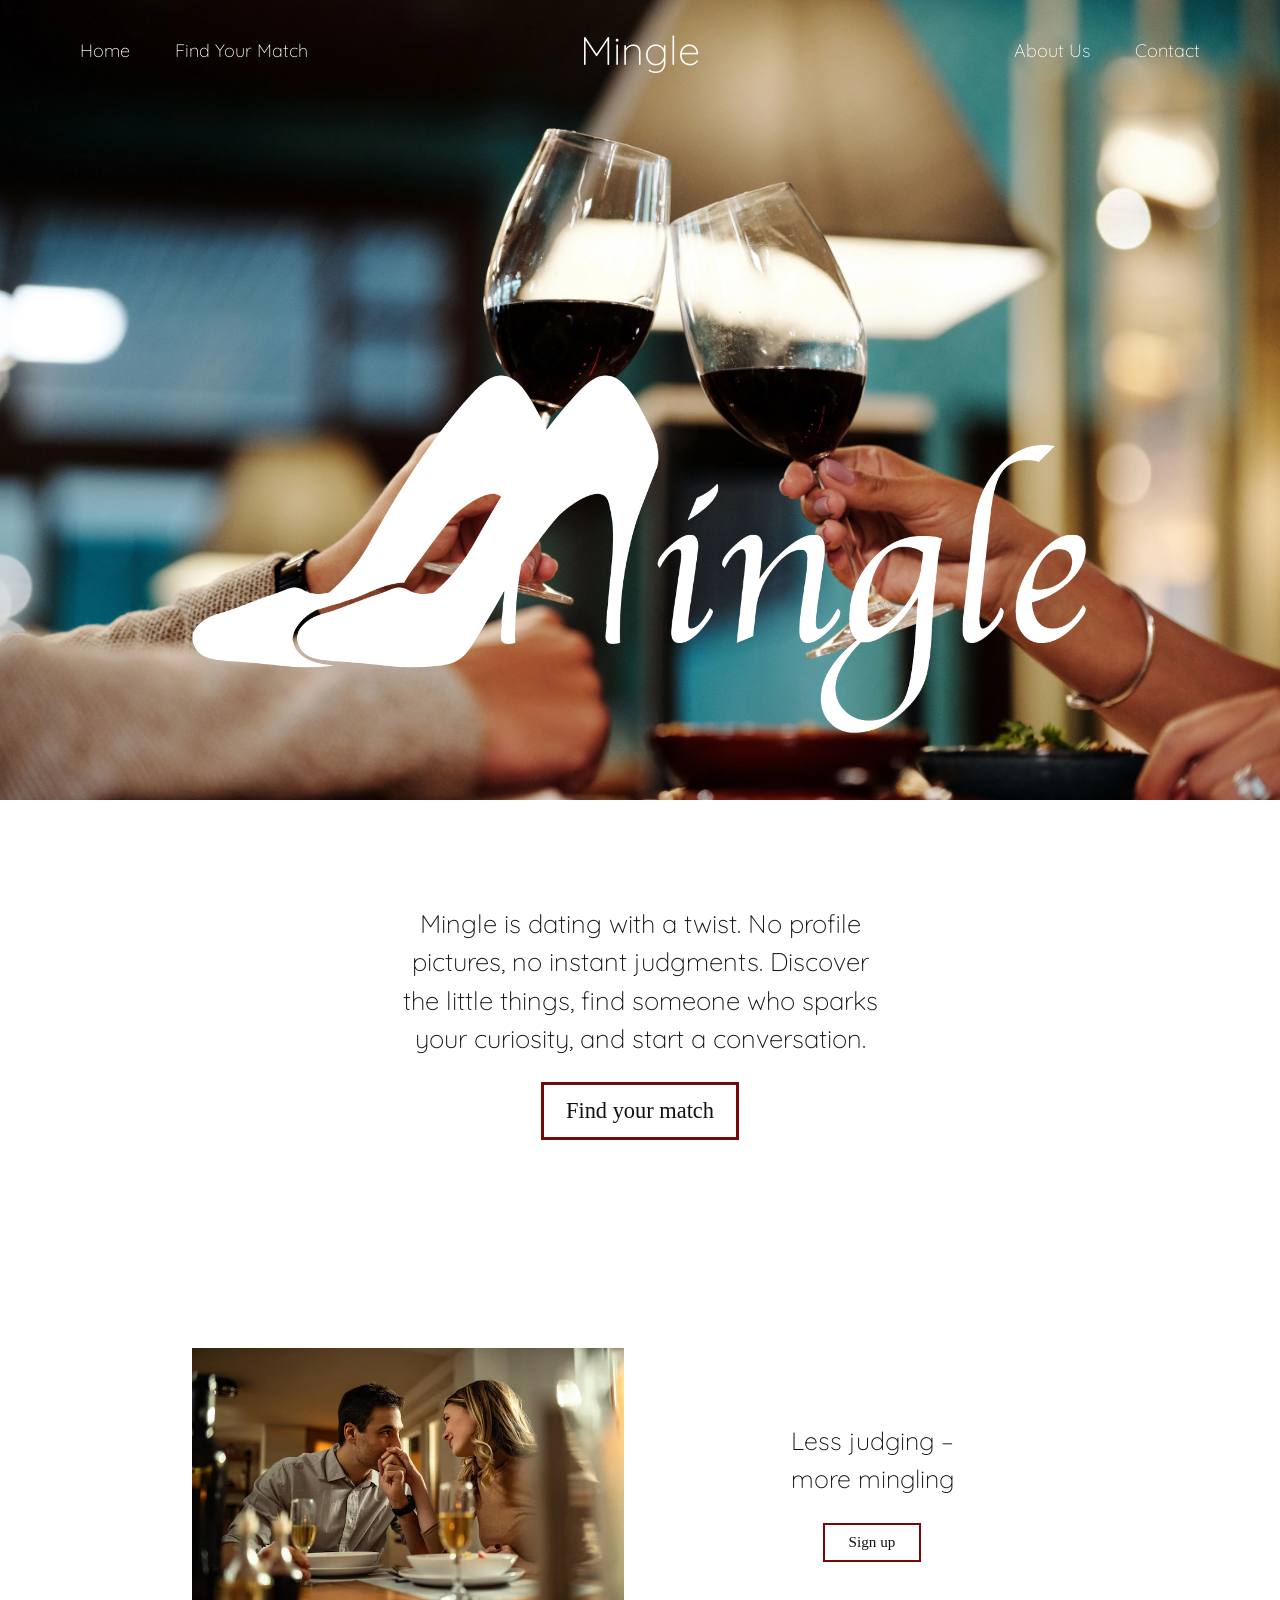
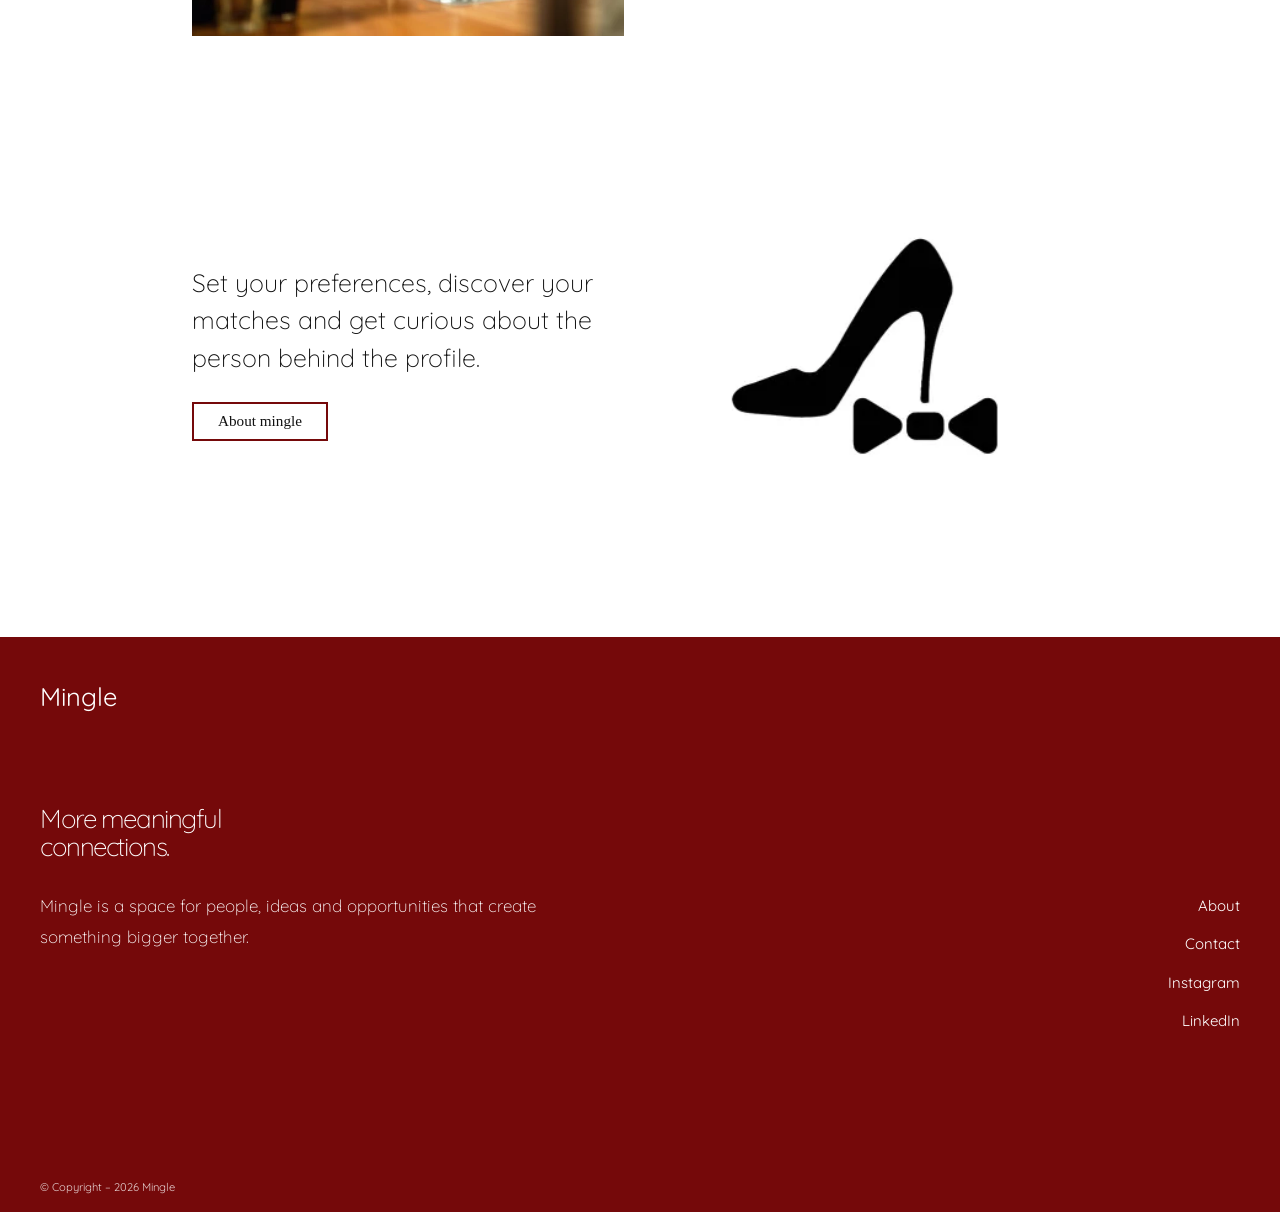
<file: index.html>
<!doctype html>
<html lang="en">
  <head>
    <meta charset="UTF-8" />
    <meta name="viewport" content="width=device-width, initial-scale=1.0" />
    <title>Mingle</title>
    <link rel="stylesheet" href="css/general.css" />
    <link rel="stylesheet" href="css/index.css" />
    <link rel="icon" type="image/png" href="image/favicon.png" />
  </head>
  <body>
    <header>
      <nav class="navbar">
        <input type="checkbox" id="burger-toggle" />
        <label for="burger-toggle" class="burger">
          <span></span>
          <span></span>
          <span></span>
        </label>
        <a href="index.html" class="desktop-logo mingle">Mingle</a>
        <div class="menu-overlay">
          <ul class="menu-links">
            <li><a href="index.html">Home</a></li>
            <li><a href="userlist.html">Find Your Match</a></li>
            <li><a href="about.html">About Us</a></li>
            <li><a href="contact.html">Contact</a></li>
          </ul>
          <div class="menu-footer">
            <p>© Mingle 2026</p>
            <a href="#">
              <img class="instagram" src="image/instagram.webp" alt="Instagram logo" />
            </a>
          </div>
        </div>
        <div class="desktop-menu">
          <div class="desktop-left">
            <a href="index.html">Home</a>
            <a href="userlist.html">Find Your Match</a>
          </div>
          <a href="index.html" class="desktop-logo">Mingle</a>
          <div class="desktop-right">
            <a href="about.html">About Us</a>
            <a href="contact.html">Contact</a>
          </div>
        </div>
      </nav>
    </header>

    <main>
      <div class="image-container">
        <img class="bottom-image" src="image/pexels-jep-gambardella-5086615_result.webp" alt="hero billede" />
        <img class="top-image" src="image/logo-hvid-dating-mingle.webp" alt="mingle logo" />
      </div>
      <section class="intro">
        <p>Mingle is dating with a twist. No profile pictures, no instant judgments. Discover the little things, find someone who sparks your curiosity, and start a conversation.</p>
        <a class="btn btn--large" href="userlist.html">Find your match</a>
      </section>

      <section class="feature">
        <img class="feature_img--photo" src="image/rules.webp" alt="Rødvinsglas foran en silhuet af et par" />
        <div class="feature__text">
          <p>Less judging –<br />more mingling</p>
          <a class="btn btn--small" href="contact.html">Sign up</a>
        </div>
      </section>

      <section class="feature feature--reverse">
        <div class="feature_text">
          <p>Set your preferences, discover your matches and get curious about the person behind the profile.</p>
          <a class="btn btn--small" href="about.html">About mingle</a>
        </div>
        <img class="feature__img--icon" src="image/Skærmbillede 2026-10-20 kl. 11.32.27_result.webp" alt="Højhælet sko med sløjfe" />
      </section>
    </main>

    <footer class="footer">
      <div class="footer__logo">Mingle</div>

      <div class="footer-main">
        <div class="footer-intro">
          <h2>
            More meaningful<br />
            connections.
          </h2>
          <p>Mingle is a space for people, ideas and opportunities that create something bigger together.</p>
        </div>

        <nav class="mingle-links" aria-label="Footer navigation">
          <a href="about.html">About</a>
          <a href="contact.html">Contact</a>
          <a href="https://instagram.com/">Instagram</a>
          <a href="https://linkedin.com/">LinkedIn</a>
        </nav>
      </div>
      <small class="footer__copy">© Copyright – 2026 Mingle</small>
    </footer>
  </body>
</html>
</file>
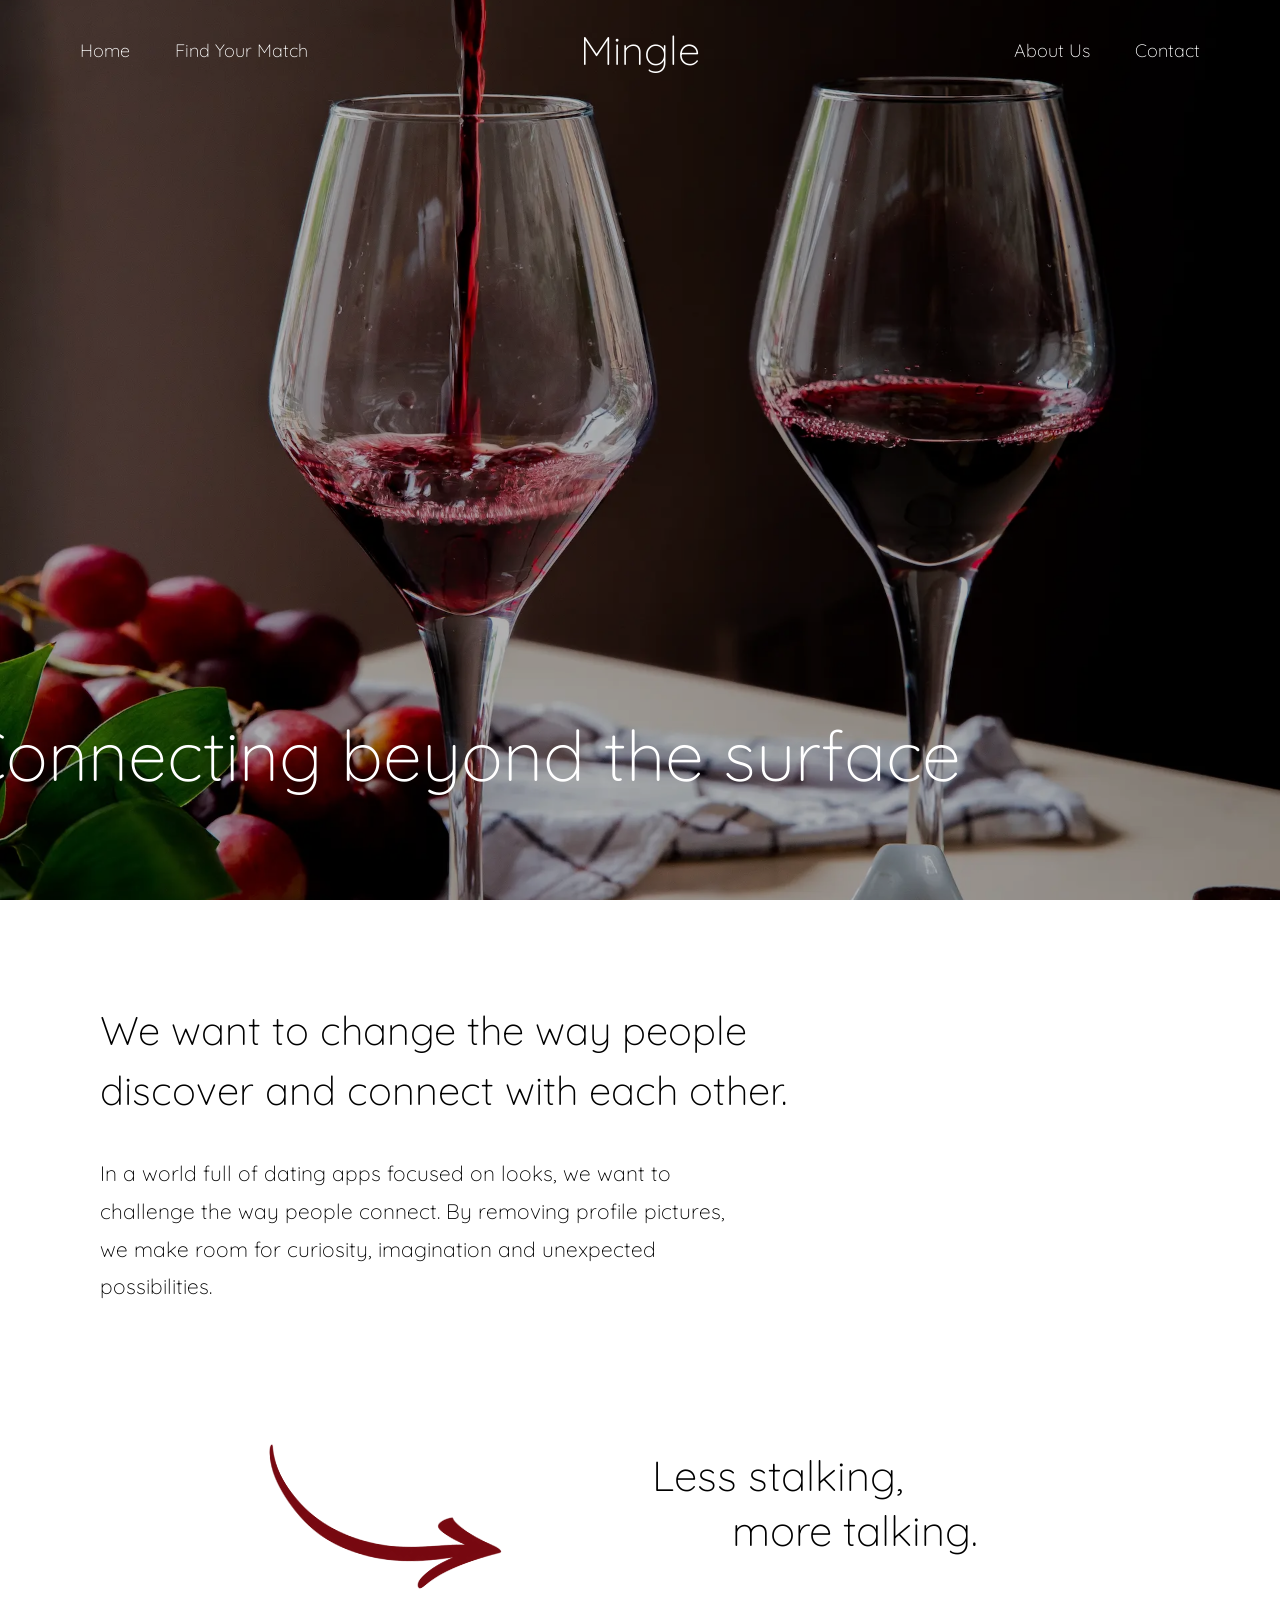
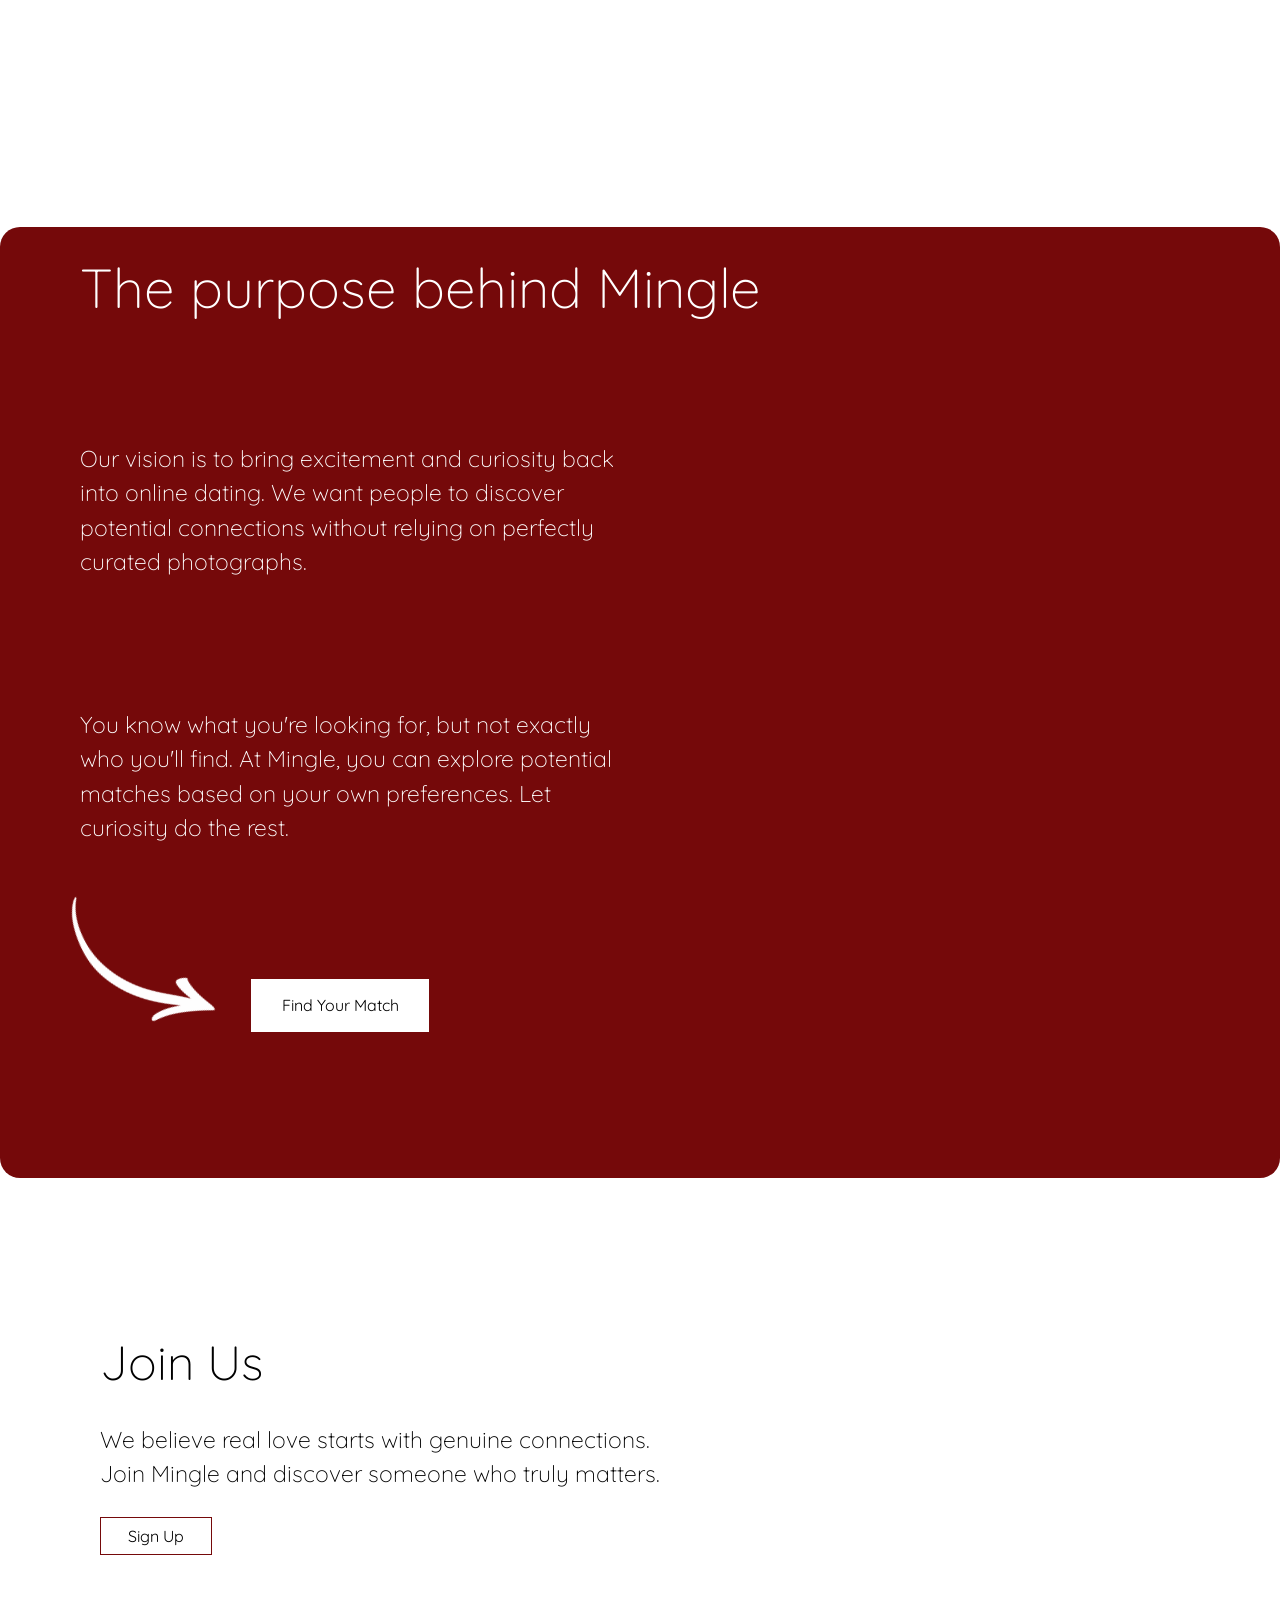
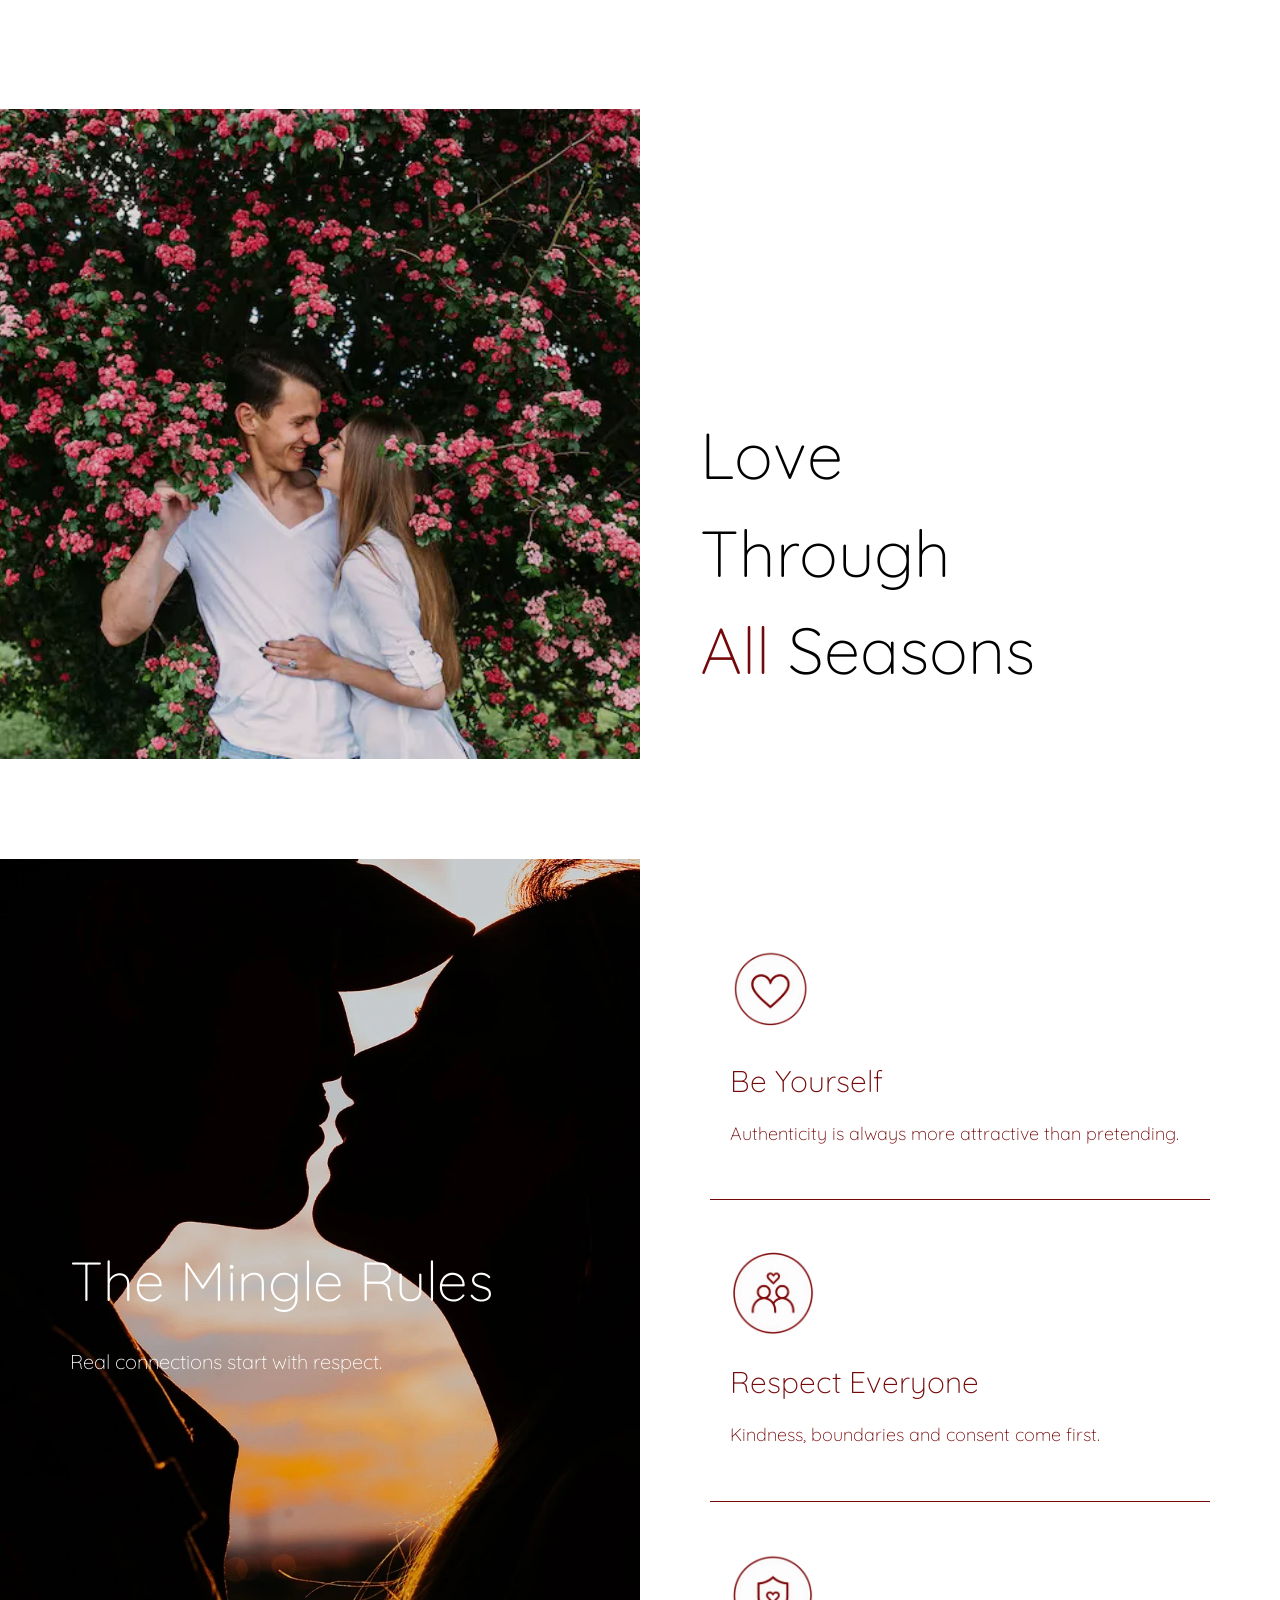
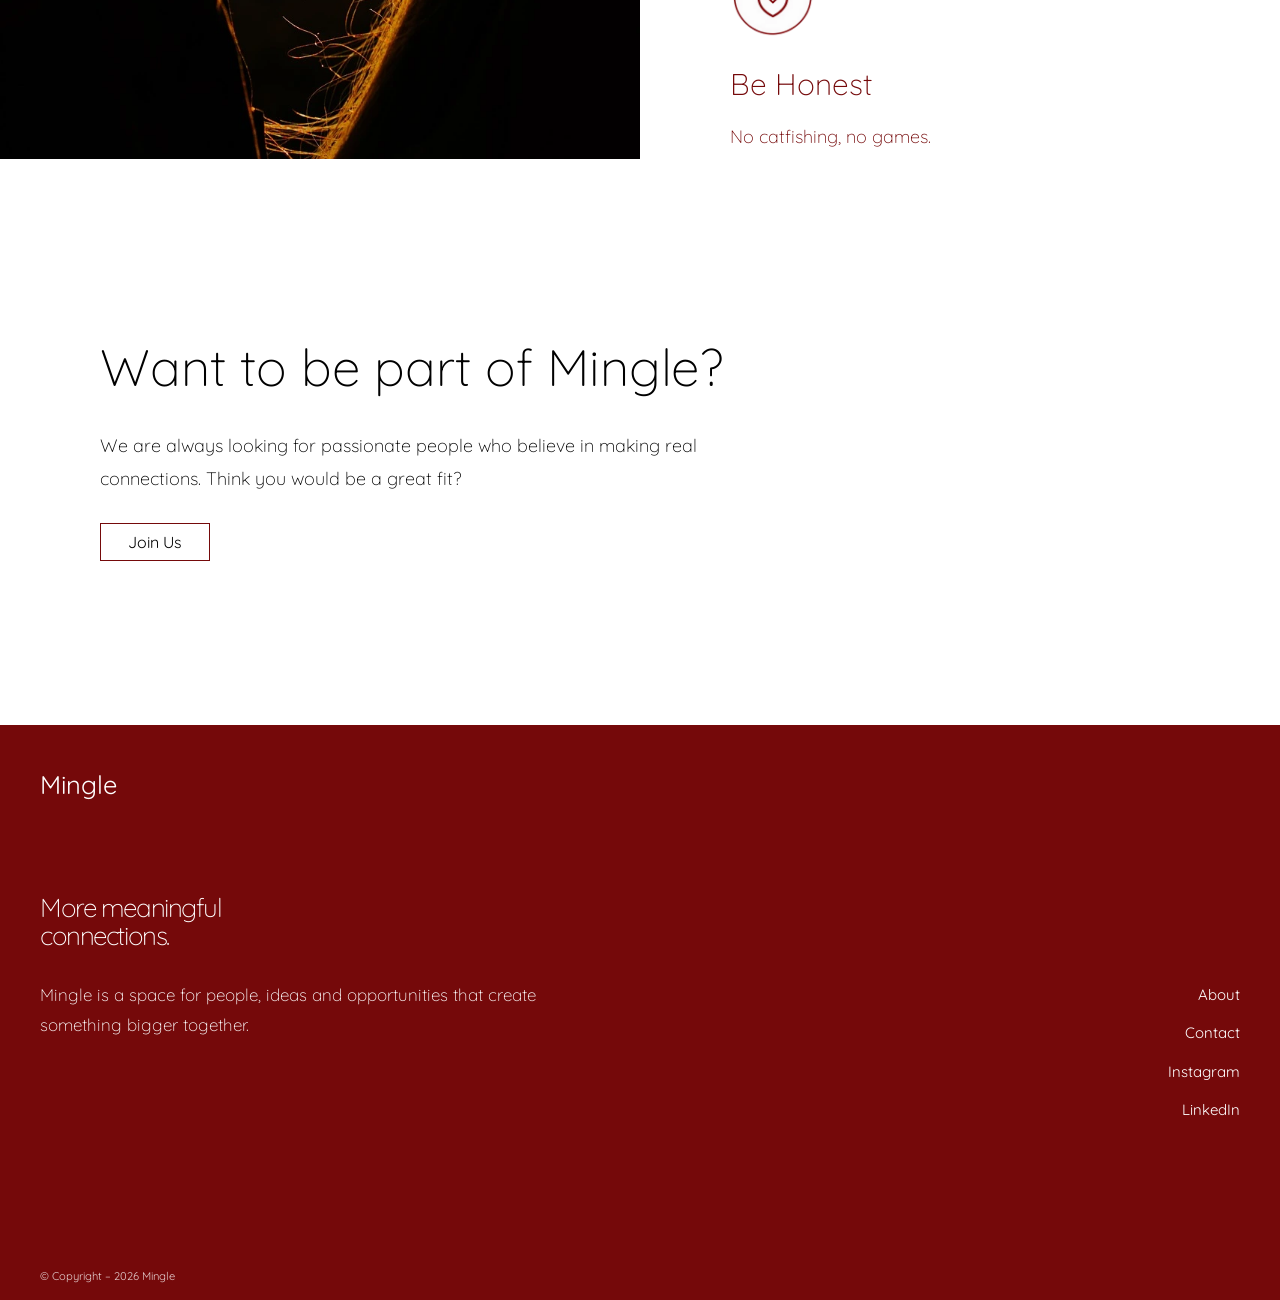
<file: about.html>
<!doctype html>
<html lang="en">
  <head>
    <meta charset="UTF-8" />
    <meta name="viewport" content="width=device-width, initial-scale=1.0" />
    <link rel="stylesheet" href="css/general.css" />
    <link rel="stylesheet" href="css/about.css" />
    <link rel="icon" type="image/png" href="image/favicon.png" />
    <title>About Us</title>
  </head>
  <body>
    <header>
      <nav class="navbar">
        <input type="checkbox" id="burger-toggle" />
        <label for="burger-toggle" class="burger">
          <span></span>
          <span></span>
          <span></span>
        </label>
        <a href="index.html" class="desktop-logo mingle">Mingle</a>
        <div class="menu-overlay">
          <ul class="menu-links">
            <li><a href="index.html">Home</a></li>
            <li><a href="userlist.html">Find Your Match</a></li>
            <li><a href="about.html">About Us</a></li>
            <li><a href="contact.html">Contact</a></li>
          </ul>
          <div class="menu-footer">
            <p>© Mingle 2026</p>
            <a href="#">
              <img class="instagram" src="image/instagram.webp" alt="Instagram logo" />
            </a>
          </div>
        </div>
        <div class="desktop-menu">
          <div class="desktop-left">
            <a href="index.html">Home</a>
            <a href="userlist.html">Find Your Match</a>
          </div>
          <a href="index.html" class="desktop-logo">Mingle</a>
          <div class="desktop-right">
            <a href="about.html">About Us</a>
            <a href="contact.html">Contact</a>
          </div>
        </div>
      </nav>
    </header>
    <main>
      <div id="frontdiv">
        <img id="aboutimage" src="image/abouthero.webp" alt="Two glasses of red wine" fetchpriority="high" />
        <h1 class="abouttitle">Connecting beyond the surface</h1>
      </div>
      <section class="aboutcontent">
        <div id="middiv">
          <h2>We want to change the way people discover and connect with each other.</h2>
          <p>In a world full of dating apps focused on looks, we want to challenge the way people connect. By removing profile pictures, we make room for curiosity, imagination and unexpected possibilities.</p>
          <div class="middiv_second">
            <img id="arrow" src="image/arrow.webp" alt="arrow" />
            <h3 class="arrowtext">
              <span>Less stalking,</span>
              <span>more talking.</span>
            </h3>
          </div>
        </div>
      </section>
      <div class="middiv_third">
        <h3>The purpose behind Mingle</h3>
        <p>Our vision is to bring excitement and curiosity back into online dating. We want people to discover potential connections without relying on perfectly curated photographs.</p>
        <div>
          <p>You know what you're looking for, but not exactly who you'll find. At Mingle, you can explore potential matches based on your own preferences. Let curiosity do the rest.</p>
        </div>
        <div id="middiv_div">
          <img id="white_arrow" src="image/white_arrow.webp" alt="white arrow" />
          <a href="userlist.html" class="btn2">Find Your Match</a>
        </div>
      </div>
      <section class="aboutcontent">
        <div>
          <h4>Join Us</h4>
          <p>We believe real love starts with genuine connections. Join Mingle and discover someone who truly matters.</p>
        </div>
        <a href="contact.html" class="btn">Sign Up</a>
      </section>
      <div id="about_end_img">
        <div>
          <img src="image/love_about2.webp" />
          <img src="image/love_about4.webp" />
          <img src="image/love_about1.webp" />
          <img src="image/love_about3.webp" />
        </div>
        <div>
          <h4>
            Love<br />
            Through<br />
            <span>All</span> Seasons
          </h4>
        </div>
      </div>
      <section class="rules-section">
        <div class="rules-image">
          <h2>The Mingle Rules</h2>
          <p>Real connections start with respect.</p>
        </div>
        <div class="rules-scroll">
          <div class="rule">
            <img src="image/icon1.webp" alt="ikon1" class="rule-icon" />
            <h3>Be Yourself</h3>
            <p>Authenticity is always more attractive than pretending.</p>
          </div>
          <div class="rule">
            <img src="image/icon2.webp" alt="ikon2" class="rule-icon" />
            <h3>Respect Everyone</h3>
            <p>Kindness, boundaries and consent come first.</p>
          </div>
          <div class="rule">
            <img src="image/icon3.webp" alt="ikon3" class="rule-icon" />
            <h3>Be Honest</h3>
            <p>No catfishing, no games.</p>
          </div>
          <div class="rule">
            <img src="image/icon4.webp" alt="ikon4" class="rule-icon" />
            <h3>Stay Open-Minded</h3>
            <p>Give unexpected connections a chance.</p>
          </div>
          <div class="rule">
            <img src="image/icon5.webp" alt="ikon5" class="rule-icon" />
            <h3>Respect Privacy</h3>
            <p>What's shared here stays here.</p>
          </div>
          <div class="rule">
            <img src="image/icon6.webp" alt="ikon6" class="rule-icon" />
            <h3>Love Beyond Looks</h3>
            <p>It's what's on the inside that really matters.</p>
          </div>
        </div>
      </section>
      <section class="end-section">
        <h2>Want to be part of Mingle?</h2>
        <p>We are always looking for passionate people who believe in making real connections. Think you would be a great fit?</p>
        <a href="contact.html" class="btn">Join Us</a>
      </section>
    </main>
    <footer class="footer">
      <div class="footer__logo">Mingle</div>

      <div class="footer-main">
        <div class="footer-intro">
          <h2>
            More meaningful<br />
            connections.
          </h2>
          <p>Mingle is a space for people, ideas and opportunities that create something bigger together.</p>
        </div>

        <nav class="mingle-links" aria-label="Footer navigation">
          <a href="about.html">About</a>
          <a href="contact.html">Contact</a>
          <a href="https://instagram.com/">Instagram</a>
          <a href="https://linkedin.com/">LinkedIn</a>
        </nav>
      </div>
      <small class="footer__copy">© Copyright – 2026 Mingle</small>
    </footer>
  </body>
</html>
</file>
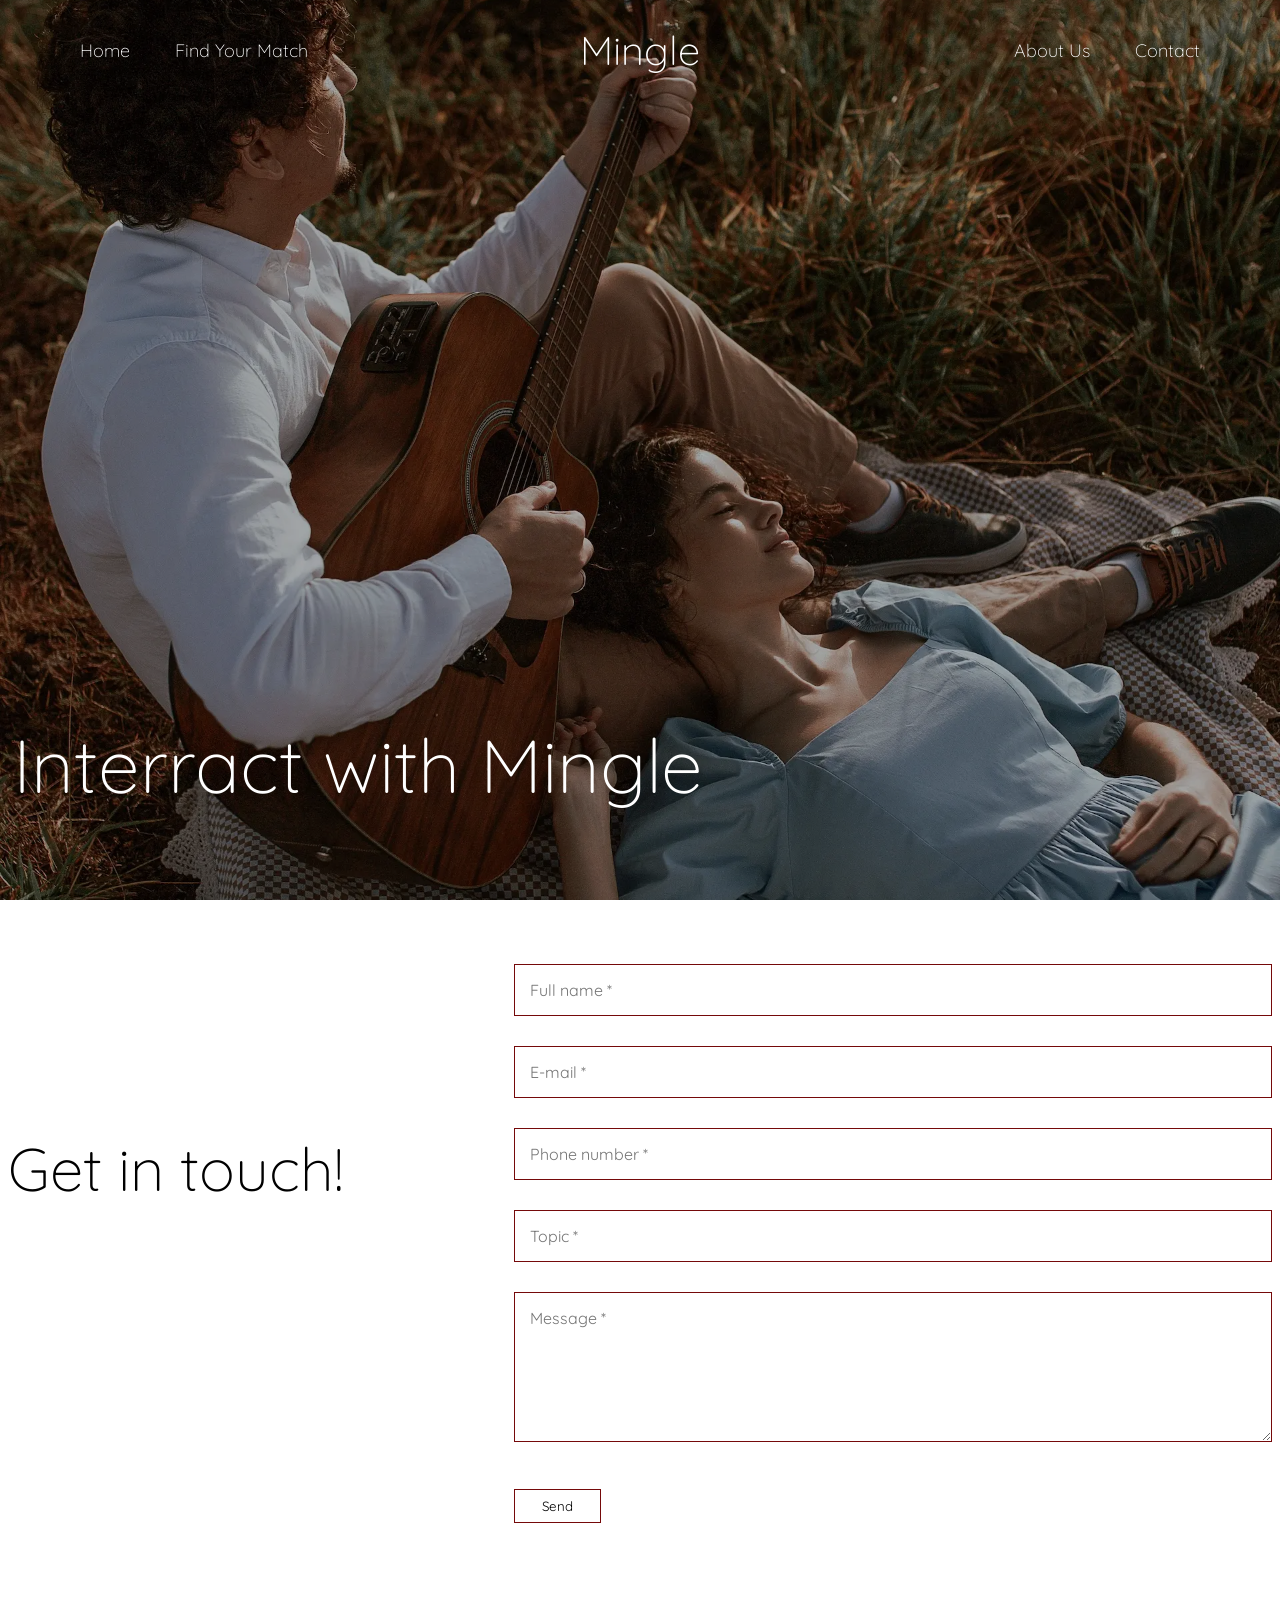
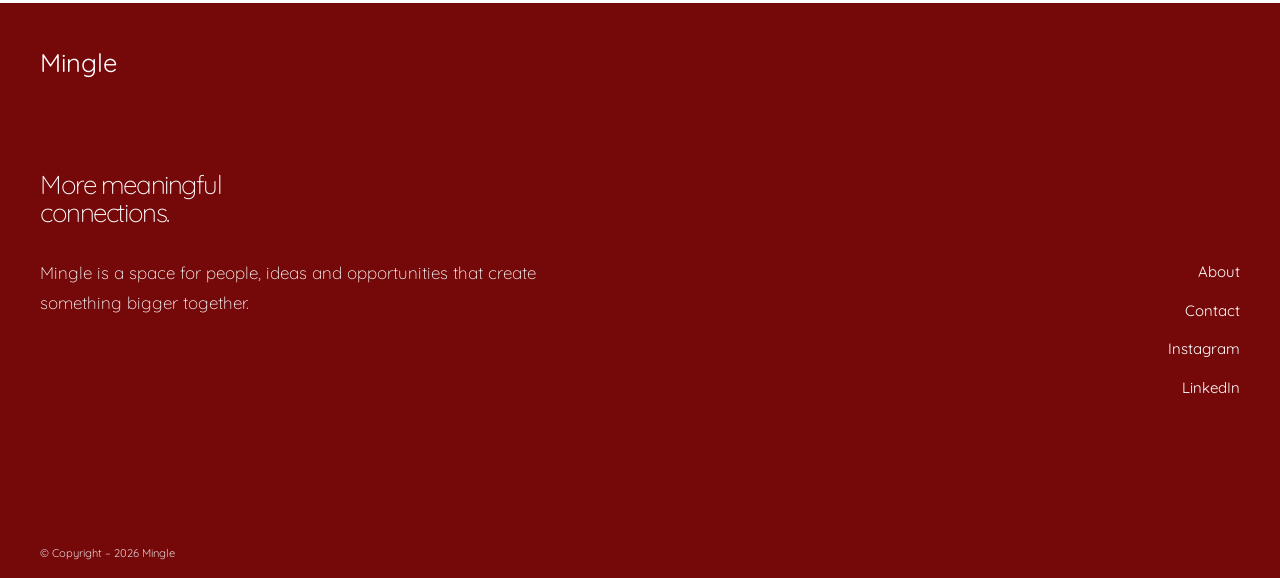
<file: contact.html>
<!doctype html>
<html lang="en">
  <head>
    <meta charset="UTF-8" />
    <meta name="viewport" content="width=device-width, initial-scale=1.0" />
    <title>Mingle</title>
    <link rel="stylesheet" href="css/general.css" />
    <link rel="stylesheet" href="css/contact.css" />
    <link rel="icon" type="image/png" href="image/favicon.png" />
  </head>
  <body>
    <header>
      <nav class="navbar">
        <input type="checkbox" id="burger-toggle" />
        <label for="burger-toggle" class="burger">
          <span></span>
          <span></span>
          <span></span>
        </label>
        <a href="index.html" class="desktop-logo mingle">Mingle</a>
        <div class="menu-overlay">
          <ul class="menu-links">
            <li><a href="index.html">Home</a></li>
            <li><a href="userlist.html">Find Your Match</a></li>
            <li><a href="about.html">About Us</a></li>
            <li><a href="contact.html">Contact</a></li>
          </ul>
          <div class="menu-footer">
            <p>© Mingle 2026</p>
            <a href="#">
              <img class="instagram" src="image/instagram.webp" alt="Instagram logo" />
            </a>
          </div>
        </div>
        <div class="desktop-menu">
          <div class="desktop-left">
            <a href="index.html">Home</a>
            <a href="userlist.html">Find Your Match</a>
          </div>
          <a href="index.html" class="desktop-logo">Mingle</a>
          <div class="desktop-right">
            <a href="about.html">About Us</a>
            <a href="contact.html">Contact</a>
          </div>
        </div>
      </nav>
    </header>
    <main>
      <section id="contact_hero">
        <img id="contactimage" src="image/contacthero.webp" alt="a couple playing guitar" />
        <h1 class="contacttitle">Interract with Mingle</h1>
      </section>
      <div class="contact">
        <h2>Get in touch!</h2>
        <div class="container">
          <input type="text" class="input-box" placeholder="Full name *" />
          <input type="email" class="input-box" placeholder="E-mail *" />
          <input type="number" class="input-box" placeholder="Phone number *" />
          <input type="text" class="input-box" placeholder="Topic *" />
          <textarea class="input-box" placeholder="Message *"></textarea>
          <p id="errorMessage"></p>
          <button type="button" onclick="showMessage()">Send</button>
        </div>
        <div class="success-message" id="messageBox">
          <span class="close-btn" onclick="closeMessage()">x</span>
          ❤️ Thank you for your message.<br /><br />
          We will contact you ASAP!
        </div>
      </div>
    </main>
    <footer class="footer">
      <div class="footer__logo">Mingle</div>

      <div class="footer-main">
        <div class="footer-intro">
          <h2>
            More meaningful<br />
            connections.
          </h2>
          <p>Mingle is a space for people, ideas and opportunities that create something bigger together.</p>
        </div>

        <nav class="mingle-links" aria-label="Footer navigation">
          <a href="about.html">About</a>
          <a href="contact.html">Contact</a>
          <a href="https://instagram.com/">Instagram</a>
          <a href="https://linkedin.com/">LinkedIn</a>
        </nav>
      </div>
      <small class="footer__copy">© Copyright – 2026 Mingle</small>
    </footer>
  </body>
  <script src="js/contact.js"></script>
</html>
</file>
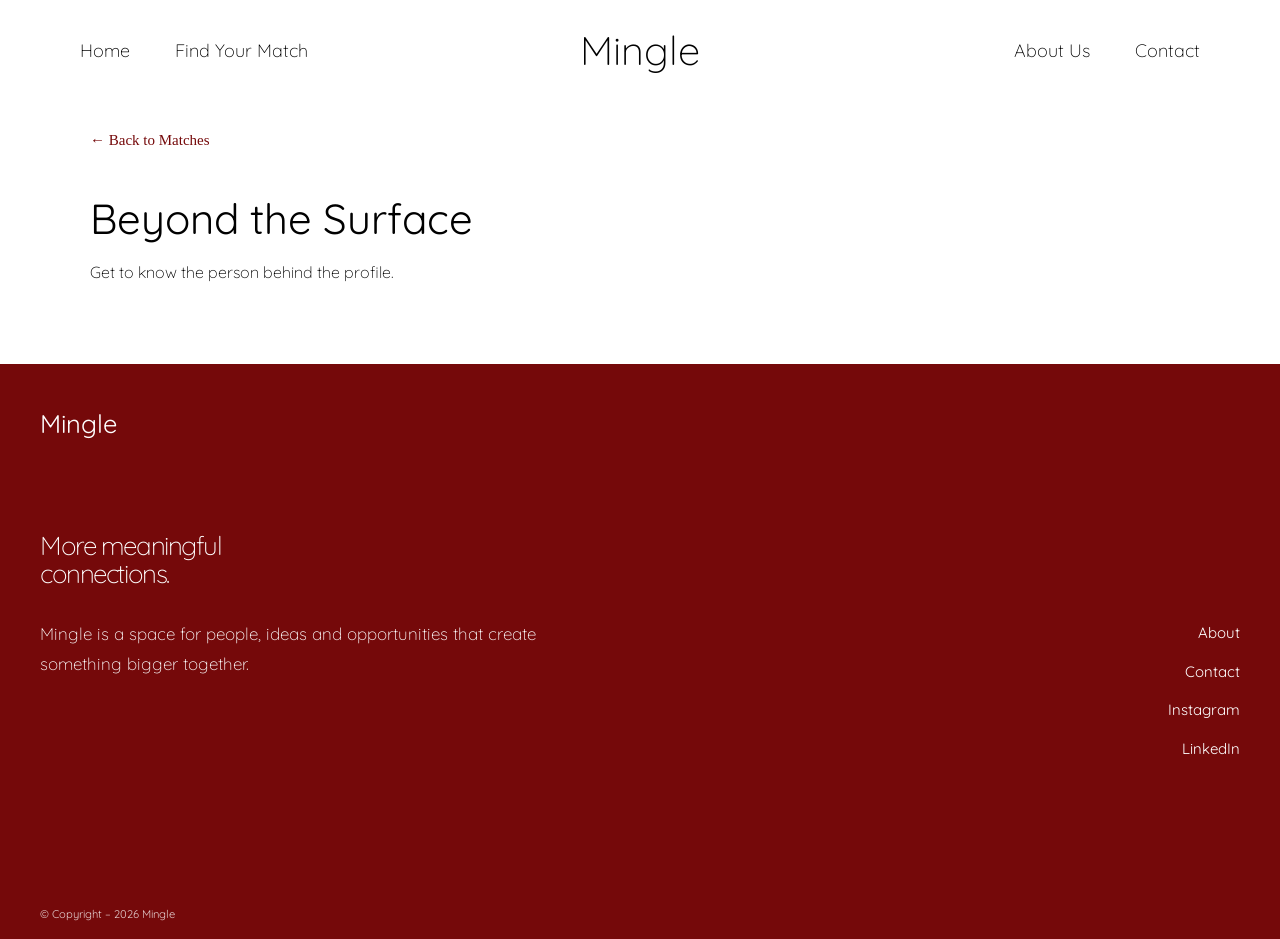
<file: userdetails.html>
<!doctype html>
<html lang="en">
  <head>
    <meta charset="UTF-8" />
    <meta name="viewport" content="width=device-width, initial-scale=1.0" />
    <link rel="stylesheet" href="css/general.css" />
    <link rel="stylesheet" href="css/userdetails.css" />
    <link rel="icon" type="image/png" href="image/favicon.png" />
    <title>Your Match</title>
  </head>
  <body>
    <header class="detailsmenu">
      <nav class="navbar">
        <input type="checkbox" id="burger-toggle" />
        <label for="burger-toggle" class="burger">
          <span></span>
          <span></span>
          <span></span>
        </label>
        <a href="index.html" class="desktop-logo mingle">Mingle</a>
        <div class="menu-overlay">
          <ul class="menu-links">
            <li><a href="index.html">Home</a></li>
            <li><a href="userlist.html">Find Your Match</a></li>
            <li><a href="about.html">About Us</a></li>
            <li><a href="contact.html">Contact</a></li>
          </ul>
          <div class="menu-footer">
            <p>© Mingle 2026</p>
            <a href="#">
              <img class="instagram" src="image/instagram.webp" alt="Instagram logo" />
            </a>
          </div>
        </div>
        <div class="desktop-menu">
          <div class="desktop-left">
            <a href="index.html">Home</a>
            <a href="userlist.html">Find Your Match</a>
          </div>
          <a href="index.html" class="desktop-logo">Mingle</a>
          <div class="desktop-right">
            <a href="about.html">About Us</a>
            <a href="contact.html">Contact</a>
          </div>
        </div>
      </nav>
    </header>
    <main>
      <section class="details-section">
        <a href="userlist.html" class="back-link">← Back to Matches</a>
        <h1>Beyond the Surface</h1>
        <p>Get to know the person behind the profile.</p>
        <div class="userdetails"></div>
      </section>
    </main>
    <footer class="footer">
      <div class="footer__logo">Mingle</div>

      <div class="footer-main">
        <div class="footer-intro">
          <h2>
            More meaningful<br />
            connections.
          </h2>
          <p>Mingle is a space for people, ideas and opportunities that create something bigger together.</p>
        </div>

        <nav class="mingle-links" aria-label="Footer navigation">
          <a href="about.html">About</a>
          <a href="contact.html">Contact</a>
          <a href="https://instagram.com/">Instagram</a>
          <a href="https://linkedin.com/">LinkedIn</a>
        </nav>
      </div>
      <small class="footer__copy">© Copyright – 2026 Mingle</small>
    </footer>
  </body>
  <script src="js/userdetails.js"></script>
</html>
</file>
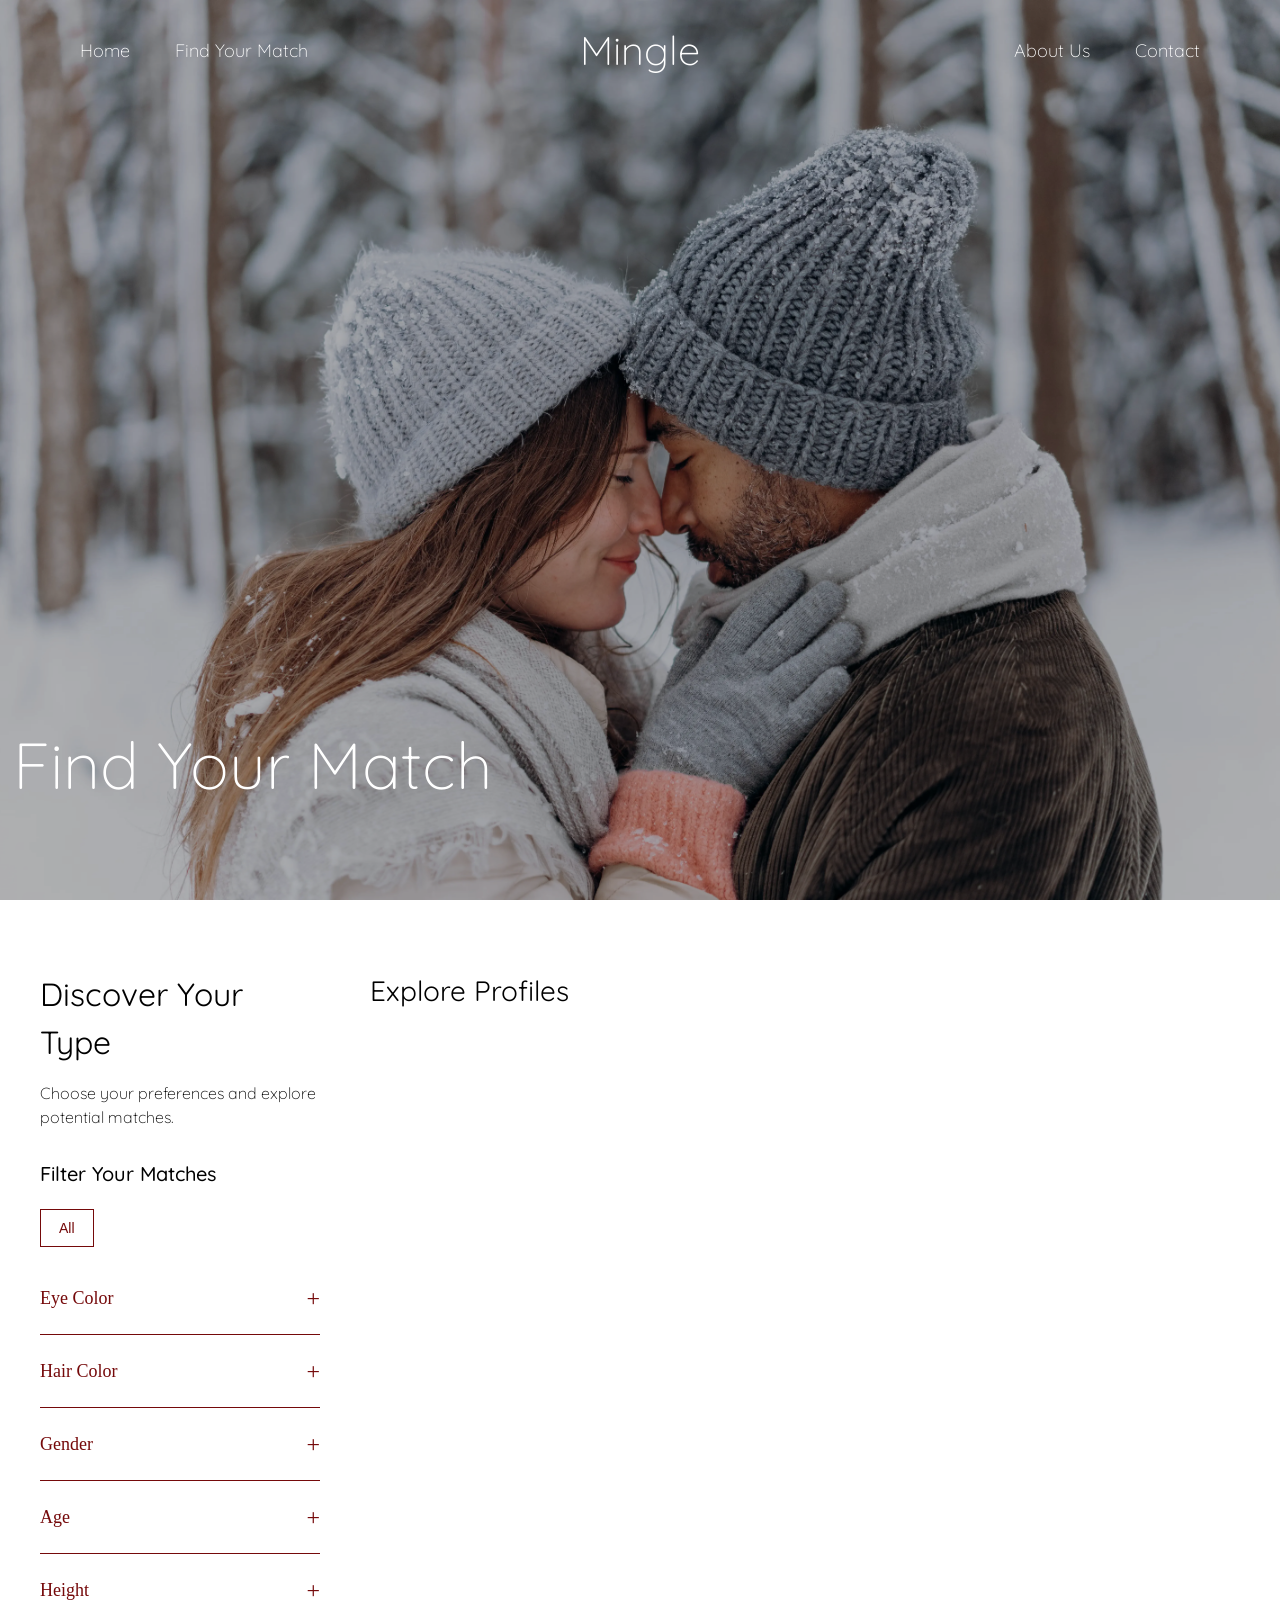
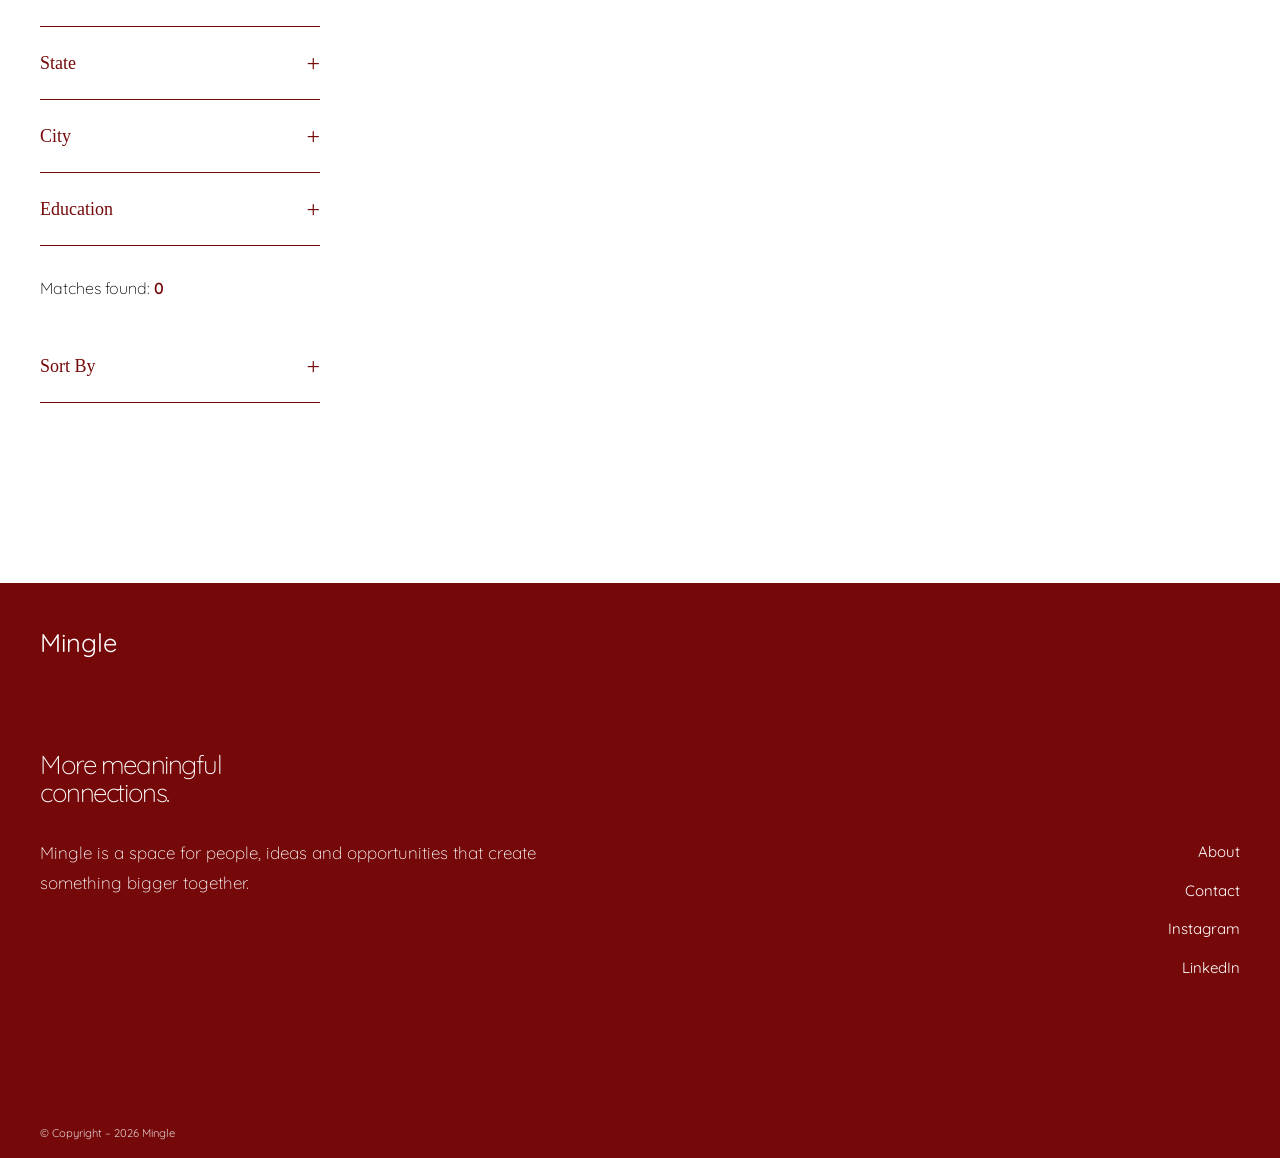
<file: userlist.html>
<!doctype html>
<html lang="en">
  <head>
    <meta charset="UTF-8" />
    <meta name="viewport" content="width=device-width, initial-scale=1.0" />
    <meta name="description" content="Discover meaningful connections on Mingle." />
    <title>Find Your Match</title>
    <link rel="stylesheet" href="css/general.css" />
    <link rel="stylesheet" href="css/userlist.css" />
    <link rel="icon" type="image/png" href="image/favicon.png" />
  </head>
  <body>
    <header>
      <nav class="navbar">
        <input type="checkbox" id="burger-toggle" />
        <label for="burger-toggle" class="burger">
          <span></span>
          <span></span>
          <span></span>
        </label>
        <a href="index.html" class="mingle">Mingle</a>
        <div class="menu-overlay">
          <ul class="menu-links">
            <li><a href="index.html">Home</a></li>
            <li><a href="userlist.html">Find Your Match</a></li>
            <li><a href="about.html">About Us</a></li>
            <li><a href="contact.html">Contact</a></li>
          </ul>
          <div class="menu-footer">
            <p>© Mingle 2026</p>
            <a href="#"><img class="instagram" src="image/instagram.webp" alt="Instagram logo" /></a>
          </div>
        </div>
        <div class="desktop-menu">
          <div class="desktop-left">
            <a href="index.html">Home</a>
            <a href="userlist.html">Find Your Match</a>
          </div>
          <a href="index.html" class="desktop-logo mingle">Mingle</a>
          <div class="desktop-right">
            <a href="about.html">About Us</a>
            <a href="contact.html">Contact</a>
          </div>
        </div>
      </nav>
    </header>
    <main>
      <div class="user-hero">
        <img id="userimage" src="image/cute.webp" alt="Two people holding hands" />
        <h1 class="usertitle">Find Your Match</h1>
      </div>
      <section class="user-content">
        <div class="filter-section">
          <h2>Discover Your Type</h2>
          <p>Choose your preferences and explore potential matches.</p>
          <div id="filtre">
            <h3>Filter Your Matches</h3>
            <button type="button" data-kategori="all">All</button>
            <details>
              <summary>Eye Color</summary>
              <div class="filter-options">
                <button type="button" data-kategori="eyeColor">Brown</button>
                <button type="button" data-kategori="eyeColor">Blue</button>
                <button type="button" data-kategori="eyeColor">Green</button>
                <button type="button" data-kategori="eyeColor">Amber</button>
              </div>
            </details>
            <details>
              <summary>Hair Color</summary>
              <div class="filter-options">
                <button type="button" data-kategori="hairColor">Brown</button>
                <button type="button" data-kategori="hairColor">Black</button>
                <button type="button" data-kategori="hairColor">Blonde</button>
                <button type="button" data-kategori="hairColor">Red</button>
              </div>
            </details>
            <details>
              <summary>Gender</summary>
              <div class="filter-options">
                <button type="button" data-kategori="gender">male</button>
                <button type="button" data-kategori="gender">female</button>
              </div>
            </details>
            <details>
              <summary>Age</summary>
              <div class="filter-options">
                <p>Minimum age</p>
                <button type="button" data-kategori="age">18</button>
                <button type="button" data-kategori="age">25</button>
                <button type="button" data-kategori="age">30</button>
                <button type="button" data-kategori="age">40</button>
              </div>
            </details>
            <details>
              <summary>Height</summary>
              <div class="filter-options">
                <p>Minimum height (cm)</p>
                <button type="button" data-kategori="height">150</button>
                <button type="button" data-kategori="height">160</button>
                <button type="button" data-kategori="height">170</button>
                <button type="button" data-kategori="height">180</button>
              </div>
            </details>
            <details>
              <summary>State</summary>
              <div class="filter-options">
                <button type="button" data-kategori="state">California</button>
                <button type="button" data-kategori="state">Texas</button>
                <button type="button" data-kategori="state">New York</button>
              </div>
            </details>
            <details>
              <summary>City</summary>
              <div class="filter-options">
                <button type="button" data-kategori="city">New York</button>
                <button type="button" data-kategori="city">Chicago</button>
                <button type="button" data-kategori="city">Los Angeles</button>
              </div>
            </details>
            <details>
              <summary>Education</summary>
              <div class="filter-options">
                <button type="button" data-kategori="university">University of Washington</button>
                <button type="button" data-kategori="university">Ohio State University</button>
              </div>
            </details>
          </div>
          <p class="match-count">Matches found: <span id="visantal">0</span></p>
          <div id="sortering">
            <details>
              <summary>Sort By</summary>
              <div class="filter-options">
                <button type="button">Age: Low to High</button>
                <button type="button">Age: High to Low</button>
                <button type="button">Height: Low to High</button>
                <button type="button">Height: High to Low</button>
                <button type="button">Name: A-Z</button>
                <button type="button">Name: Z-A</button>
              </div>
            </details>
          </div>
        </div>
        <section class="profiles-section">
          <h2>Explore Profiles</h2>
          <div class="userliste"></div>
        </section>
      </section>
    </main>
    <footer class="footer">
      <div class="footer__logo">Mingle</div>

      <div class="footer-main">
        <div class="footer-intro">
          <h2>
            More meaningful<br />
            connections.
          </h2>
          <p>Mingle is a space for people, ideas and opportunities that create something bigger together.</p>
        </div>

        <nav class="mingle-links" aria-label="Footer navigation">
          <a href="about.html">About</a>
          <a href="contact.html">Contact</a>
          <a href="https://instagram.com/">Instagram</a>
          <a href="https://linkedin.com/">LinkedIn</a>
        </nav>
      </div>
      <small class="footer__copy">© Copyright – 2026 Mingle</small>
    </footer>
  </body>
  <script src="js/userlist.js"></script>
</html>
</file>
<file: css/general.css>
html {
  interpolate-size: allow-keywords;
  line-height: 1.5;
  -webkit-font-smoothing: antialiased;
}
@font-face {
  font-family: p;
  src: url(../fonts/Quicksand-VariableFont_wght.woff2);
}
@font-face {
  font-family: h1;
  src: url(../fonts/Quicksand-VariableFont_wght.woff2);
}
@font-face {
  font-family: h2;
  src: url(../fonts/Quicksand-VariableFont_wght.woff2);
}
@font-face {
  font-family: h3;
  src: url(../fonts/Quicksand-VariableFont_wght.woff2);
}
@font-face {
  font-family: h4;
  src: url(../fonts/Quicksand-VariableFont_wght.woff2);
}

body {
  background-color: white;
}
*,
::before,
::after {
  box-sizing: border-box;
  margin: 0;
  padding: 0;
}
@keyframes fadeIn {
  from {
    opacity: 0;
  }

  to {
    opacity: 1;
  }
}
h1,
h2,
h3,
h4,
p,
a {
  animation: fadeIn 1s ease 0.3s both;
}

.burger {
  animation: fadeIn 1s ease 0.5s both;
}
main {
  animation: fadeIn 0.8s ease-out 0.2s both;
}
header {
  position: absolute;
  top: 0;
  left: 0;
  width: 100%;
  z-index: 1000;
}
.navbar {
  display: flex;
  align-items: center;
  justify-content: flex-end;
  padding: 20px;
}
.nav-button {
  margin-left: auto;
  padding: 10px 18px;
  background: white;
  color: #75090a;
  border-radius: 30px;
  text-decoration: none;
  font-size: 14px;
  font-weight: bold;
  z-index: 1002;
}
.mingle {
  position: fixed;
  left: 50%;
  transform: translateX(-50%);
  color: rgb(234, 231, 231);
  font-family: p;
  font-size: 27px;
  font-weight: 400;
  text-decoration: none;
  z-index: 1002;
}
#burger-toggle {
  position: absolute;
  opacity: 0;
  width: 1px;
  height: 1px;
}
.burger {
  position: fixed;
  display: flex;
  flex-direction: column;
  justify-content: center;
  gap: 6px;
  cursor: pointer;
  z-index: 1003;
  margin-left: auto;
}
.burger span {
  display: block;
  width: 30px;
  height: 3px;
  background: whitesmoke;
  border-radius: 2px;
  transition: 0.4s ease;
}
.menu-overlay {
  position: fixed;
  top: 0;
  left: 0;
  width: 100%;
  height: 100vh;
  height: 100dvh;
  background-color: #75090a;
  display: flex;
  flex-direction: column;
  justify-content: space-between;
  padding: 110px 25px 25px;
  overflow-y: auto;
  transform: translateX(100%);
  visibility: hidden;
  transition:
    transform 0.4s ease-in-out,
    visibility 0.8s;
  z-index: 1001;
}
.instagram {
  width: 40px;
}
#burger-toggle:checked ~ .menu-overlay {
  transform: translateX(0);
  visibility: visible;
}
.menu-links {
  list-style: none;
  width: 100%;
}
.menu-links li {
  border-bottom: 1px solid rgba(255, 255, 255, 0.3);
}
.menu-links a {
  display: block;
  padding: 22px 0;
  color: white;
  font-family: h2;
  font-size: 43px;
  font-weight: 400;
  text-decoration: none;
  transition: 0.3s ease;
}
.menu-links a:hover {
  opacity: 0.6;
  padding-left: 15px;
}
.menu-footer {
  display: flex;
  justify-content: space-between;
  align-items: center;
  gap: 15px;
  border-top: 1px solid rgba(255, 255, 255, 0.3);
  padding-top: 25px;
  color: white;
  font-size: 14px;
}
.menu-footer a {
  color: white;
  text-decoration: none;
}
img,
svg {
  display: block;
  width: 100%;
  height: auto;
}
h1 {
  font-weight: 400;
  font-size: 40px;
}
h2,
h3,
h4 {
  font-weight: 100;
  font-size: 26px;
}
p {
  font-size: 19px;
  font-weight: 500;
}
.btn {
  font-family: p;
  border: 1.4px solid #75090a;
  color: rgb(0, 0, 0);
  text-align: center;
  text-decoration: none;
  background-color: white;
  padding: 0.5rem 1.7rem 0.5rem 1.7rem;
}
.btn:hover {
  background-color: #75090a;
  border: 2px solid white;
  scale: 1.1;
  color: white;
}
.footer {
  font-family: p;
  background: var(--wine);
  color: var(--paper);
  min-height: 270px;
  padding: 2.5rem 2.5rem 1rem;
  display: flex;
  flex-direction: column;
  justify-content: space-between;
  margin-top: 5rem;
}
.footer__logo {
  font-size: 1.6rem;
}
.footer__copy {
  font-size: 0.7rem;
  opacity: 0.8;
}
.mingle-links {
  display: flex;
  flex-direction: column;
  align-items: flex-end;
  gap: 16px;
  margin: 90px 0 70px;
}

.mingle-links a {
  color: inherit;
  font-size: 15px;
  text-decoration: none;
  opacity: 0.8;
  transition: opacity 0.2s ease;
}

.mingle-links a:hover {
  opacity: 1;
}
.footer-main {
  display: grid;
  grid-template-columns: 1.5fr 0.7fr;
  gap: 80px;
  align-items: start;
  padding: 90px 0 76px;
}

.footer-intro h2 {
  margin: 0;

  line-height: 1.08;
  letter-spacing: -0.055em;
  font-weight: 300;
}

.footer-intro p {
  max-width: 560px;
  margin: 30px 0 0;
  color: var(--muted);
  font-size: 17px;
  line-height: 1.8;
  font-weight: 300;
}

:root {
  --wine: #75090a;
  --ink: #111;
  --paper: #fff;
}
.desktop-menu {
  display: none;
}
@media (min-width: 768px) {
  .burger,
  .navbar > .mingle,
  .menu-overlay,
  #burger-toggle {
    display: none;
  }
  .navbar {
    position: absolute;
    top: 0;
    left: 0;
    width: 100%;
    background: transparent;
    z-index: 1000;
  }
  .desktop-menu {
    display: grid;
    grid-template-columns: 1fr auto 1fr;
    align-items: center;
    width: 100%;
    padding: 0.1px 60px;
  }
  .desktop-left,
  .desktop-right {
    display: flex;
    align-items: center;
    gap: 45px;
  }
  .desktop-left {
    justify-content: flex-start;
  }
  .desktop-right {
    justify-content: flex-end;
  }
  .desktop-menu a {
    color: white;
    text-decoration: none;
    font-size: 18px;
    font-weight: 100;
    font-family: p;
    transition: opacity 0.3s ease;
  }
  .desktop-menu a:hover {
    color: whitesmoke;
  }
  .desktop-menu .desktop-logo {
    display: block;
    position: static;
    transform: none;
    font-family: p;
    font-size: 40px;
    font-weight: 100;
    margin: 0;
  }
}
</file>
<file: css/index.css>
:root {
  --wine: #75090a;
  --ink: #111;
  --paper: #fff;
}

* {
  box-sizing: border-box;
  margin: 0;
  padding: 0;
}
h1,
h2,
h3,
h4 {
  font-family: h1;
  font-weight: 200;
}
p {
  font-family: p;
  font-size: 25px;
  font-weight: 300;
}
body {
  font-family: var(--font);
  color: var(--ink);
  background: var(--paper);
  line-height: 1.5;
}
img {
  display: block;
  max-width: 100%;
}
.btn {
  display: inline-block;
  padding: 0.5rem 1.25rem;
  border: 2px solid var(--wine);
  color: var(--ink);
  background: transparent;
  font: inherit;
  text-decoration: none;
  cursor: pointer;
  transition:
    background 0.2s,
    color 0.2s;
}
.btn:hover {
  background: var(--wine);
  color: var(--paper);
}
.btn:focus-visible {
  outline: 1px solid var(--ink);
  outline-offset: 1px;
}
.btn--large {
  font-size: 1.4rem;
  padding: 0.6rem 1.4rem;
  border-width: 3px;
}
.btn--small {
  font-size: 0.95rem;
  padding: 0.4rem 1.5rem;
  margin-top: 1.6rem;
  border-width: 2px;
}
.intro {
  max-width: 34rem;
  margin: 0 auto;
  padding: 2.5rem 1.5rem 3rem;
  text-align: center;
}
.intro p {
  margin-top: 4rem;
  font-size: 1.6rem;
  margin-bottom: 1.5rem;
}
.feature {
  display: grid;
  grid-template-columns: 1fr 1fr;
  align-items: center;
  gap: 2rem;
  max-width: 60rem;
  margin: 0 auto;
  margin-top: 8rem;
  margin-bottom: 8rem;
  padding: 2rem 2rem;
}
.feature__text {
  text-align: center;
  font-size: 1.6rem;
}
.feature__img--photo {
  width: 100%;
  max-width: 380px;
  aspect-ratio: 171 / 200;
  object-fit: cover;
}
.feature__img--icon {
  width: 100%;
  max-width: 300px;
  margin: 0 auto;
}
.footer {
  background: var(--wine);
  color: var(--paper);
  min-height: 270px;
  padding: 2.5rem 2.5rem 1rem;
  display: flex;
  flex-direction: column;
  justify-content: space-between;
}
.footer__logo {
  font-size: 1.6rem;
}
.footer__copy {
  font-size: 0.7rem;
  opacity: 0.8;
}
.image-container {
  position: relative;
  width: 100%;
}
.bottom-image {
  width: 100%;
  height: 800px;
  object-fit: cover;
  display: block;
}
.top-image {
  position: absolute;
  top: 70%;
  left: 50%;
  transform: translate(-50%, -50%);
  width: 70%;
  z-index: 1;
}
</file>
<file: css/about.css>
* {
  /* margin: 0.2rem;
  padding: 0.2rem; */
  box-sizing: border-box;
}
h1,
h2,
h3,
h4 {
  font-family: h1;
  font-weight: 200;
}

p {
  font-family: p;
  font-weight: 300;
}

#frontdiv {
  position: relative;
  width: 100%;
  height: 100vh;
}
#aboutimage {
  width: 100%;
  height: 100%;
  object-fit: cover;
  display: block;
  filter: brightness(0.7);
}
.abouttitle {
  position: absolute;
  top: 85%;
  left: 51%;
  transform: translate(-50%, -50%);
  color: white;
  font-size: 75px;
  width: 100%;
}
.aboutcontent {
  margin: 0.6rem;
}
#middiv h2 {
  margin-top: 3rem;
  margin-bottom: 2rem;
  font-size: 29px;
}
#arrow {
  margin-left: 3rem;
  width: 110px;
  rotate: 316deg;
  transform: scaleX(-1);
}
.middiv_second {
  display: grid;
  grid-template-columns: 1.5fr 2fr;
  margin-top: 3rem;
  margin-bottom: 4rem;
}
.middiv_second h3 {
  margin-top: 2rem;
}
.arrowtext {
  display: flex;
  flex-direction: column;
  line-height: 1.3;
  margin-left: 12px;
  align-self: center;
}
.arrowtext span:last-child {
  margin-left: 50px;
}
.middiv_third {
  background-color: #75090a;
  border-radius: 1rem;
  height: 600px;
  margin-top: 4rem;
  margin-bottom: 3rem;
  padding: 1rem;
}
.middiv_third p,
h4 {
  color: white;
}
.middiv_third p {
  width: 25rem;
  margin-top: 4rem;
}
.middiv_third h3 {
  margin-top: 1rem;
  font-size: 30px;
  color: white;
}
.middiv_third div p {
  text-align: end;
  width: 28rem;
  padding-left: 7rem;
}
#white_arrow {
  width: 85px;
  margin-left: 4rem;
  rotate: 330deg;
  transform: scaleX(-1);
}
#middiv_div {
  display: grid;
  grid-template-columns: 1fr 1fr;
}
.btn2 {
  font-family: p;
  border: 1.4px solid #75090a;
  color: rgb(0, 0, 0);
  text-align: center;
  text-decoration: none;
  background-color: white;
  padding:;
  align-content: center;
  width: 9rem;
  height: 3rem;
  margin-top: 4.4rem;
}
.btn2:hover {
  background-color: #75090a;
  border: 1px solid white;
  scale: 1;
  color: white;
}
.aboutcontent h4 {
  color: black;
}
.aboutcontent div {
  margin-bottom: 2rem;
}
#about_end_img {
  position: relative;
  width: 100%;
  height: 400px;
  overflow: hidden;
  margin: 3rem 0rem 3rem 0rem;
}
#about_end_img h4 span {
  color: #75090a;
}
#about_end_img h4 br {
  display: none;
}
#about_end_img img {
  position: absolute;
  width: 100%;
  height: 100%;
  object-fit: cover;
  top: 0;
  left: 0;
  animation: imageFade 12s infinite;
  filter: brightness(0.9);
}
#about_end_img img:nth-child(1) {
  animation-delay: 0s;
}

#about_end_img img:nth-child(2) {
  animation-delay: -9s;
}

#about_end_img img:nth-child(3) {
  animation-delay: -6s;
}
#about_end_img img:nth-child(4) {
  animation-delay: -3s;
}
#about_end_img h4 {
  position: absolute;
  top: 85%;
  left: 41%;
  transform: translate(-50%, -50%);
  width: 90%;
  color: white;
  text-align: center;
  z-index: 2;
  font-size: 35px;
}
@keyframes imageFade {
  0% {
    opacity: 1;
  }
  20% {
    opacity: 1;
  }
  25%,
  95% {
    opacity: 0;
  }
  100% {
    opacity: 1;
  }
}
.rules-section {
  display: flex;
  flex-direction: row;
  width: 100%;
  height: 100dvh;
  min-height: 400px;
  margin: 5rem 0rem 5rem 0rem;
}
.rules-image {
  position: relative;
  width: 43%;
  height: 100%;
  display: flex;
  flex-direction: column;
  justify-content: center;
  padding: 20px 12px;
  overflow: hidden;
  isolation: isolate;
  color: white;
}
.rules-image::before {
  content: "";
  position: absolute;
  inset: 0;
  background-image: url("../image/rule.webp");
  background-size: cover;
  background-position: center;
  background-repeat: no-repeat;
  z-index: -1;
  animation: backgroundZoom 10s ease-in-out infinite alternate;
}
@keyframes backgroundZoom {
  from {
    transform: scale(1);
  }
  to {
    transform: scale(1.12);
  }
}
.rules-image h2 {
  font-size: 60px;
  margin-bottom: 10px;
}
.rules-scroll {
  width: 57%;
  height: 100%;
  min-width: 0;
  overflow-y: auto;
  overscroll-behavior-y: contain;
  -webkit-overflow-scrolling: touch;
  padding: 20px 12px;
  background-color: #ffff;
  scrollbar-width: thin;
  scrollbar-color: #75090a transparent;
}
.rule {
  padding: 30px 0;
  border-bottom: 0.4px solid #75090a;
}
.rule:last-child {
  border-bottom: none;
}
.rule h3 {
  color: #75090a;
  margin-bottom: 10px;
}
.rule p {
  color: #75090a;
}
.rule-icon {
  width: 65px;
  height: 65px;
  object-fit: contain;
  margin-bottom: 20px;
}
.end-section {
  margin: 0rem 0rem 4rem 0.4rem;
}
.end-section p {
  margin-bottom: 2rem;
}
@media (min-width: 768px) {
  #frontdiv {
    height: 100vh;
  }
  #aboutimage {
    object-position: center;
  }
  .abouttitle {
    top: 84%;
    left: 36%;
    width: 85%;
    max-width: 1100px;
    font-size: 70px;
    line-height: 1.05;
    text-align: center;
  }
  .aboutcontent {
    max-width: 1200px;
    margin: 0 auto;
    padding: 100px 60px;
  }
  #middiv h2 {
    max-width: 800px;
    margin-top: 0;
    margin-bottom: 35px;
    font-size: 40px;
  }
  #middiv > p {
    max-width: 650px;
    font-size: 21px;
    line-height: 1.8;
  }
  .middiv_second {
    display: grid;
    grid-template-columns: 1fr 1fr;
    align-items: center;
    max-width: 850px;
    margin: 70px auto 0;
  }
  #arrow {
    width: 170px;
    margin-left: 80px;
  }
  .middiv_second h3 {
    margin-top: 0;
  }
  .arrowtext {
    font-size: 42px;
  }
  .arrowtext span:last-child {
    margin-left: 80px;
  }
  .middiv_third {
    min-height: 650px;
    height: auto;
    padding: 20px 80px;
    border-radius: 20px;
  }
  .middiv_third h3 {
    color: white;
    font-size: 55px;
    max-width: 800px;
    margin-top: 0;
    margin-bottom: 7rem;
  }
  .middiv_third > p {
    width: auto;
    max-width: 550px;
    font-size: 23px;
  }
  .middiv_third > div > p {
    width: auto;
    margin-top: 8rem;
    max-width: 550px;
    padding-left: 0;
    font-size: 23px;
    text-align: left;
  }
  #middiv_div {
    display: flex;
    margin-right: 10rem;
    gap: 50px;
    margin-top: 20px;
  }
  #white_arrow {
    width: 120px;
    margin-left: 0;
    margin-bottom: 7rem;
  }
  .btn2 {
    width: 180px;
    height: 55px;
    margin-top: 7rem;
  }
  .aboutcontent h4 {
    font-size: 48px;
    margin-bottom: 25px;
  }
  .aboutcontent > div > p {
    max-width: 600px;
    font-size: 23px;
  }
  #about_end_img {
    display: grid;
    grid-template-columns: 1fr 1fr;
    height: 650px;
    margin: 60px 0 100px;
    overflow: hidden;
  }
  #about_end_img img {
    grid-column: 1;
    grid-row: 1;
    width: 50%;
    height: 100%;
  }

  #about_end_img h4 br {
    display: block;
  }
  #about_end_img h4 {
    position: static;
    grid-column: 2;
    color: black;
    grid-row: 1;
    transform: none;
    width: 100%;
    height: 100%;
    margin: 0;
    padding: 60px;
    display: block;
    align-content: end;
    font-size: 65px;
    text-align: left;
  }
  .rules-section {
    height: 100vh;
    min-height: 600px;
    margin: 100px 0;
  }
  .rules-image {
    width: 50%;
    padding: 70px;
    background-position: center;
    animation: backgroundZoom 10s ease-in-out infinite alternate;
  }
  @keyframes backgroundZoom {
    from {
      background-size: 100%;
    }
    to {
      background-size: 115%;
    }
  }
  .rules-image h2 {
    font-size: 55px;
    margin-bottom: 25px;
  }
  .rules-image p {
    font-size: 20px;
  }
  .rules-scroll {
    width: 50%;
    padding: 40px 70px;
  }
  .rule {
    min-height: 280px;
    padding: 50px 20px;
    display: flex;
    flex-direction: column;
    justify-content: center;
  }
  .rule-icon {
    width: 85px;
    height: 85px;
    margin-bottom: 25px;
  }
  .rule h3 {
    font-size: 30px;
    margin-bottom: 15px;
  }
  .rule p {
    max-width: 450px;
    font-size: 18px;
    line-height: 1.7;
  }
  .end-section {
    max-width: 1200px;
    margin: 0 auto 100px;
    padding: 70px 60px;
  }
  .end-section h2 {
    font-size: clamp(40px, 4vw, 60px);
    margin-bottom: 25px;
  }
  .end-section p {
    max-width: 600px;
    font-size: 18px;
    line-height: 1.8;
    margin-bottom: 35px;
  }
}
</file>
<file: css/contact.css>
h1,
h2,
h3,
h4 {
  font-family: h1;
  font-weight: 200;
}
p {
  font-family: p;
  font-weight: 300;
}
#contact_hero {
  position: relative;
  width: 100%;
  height: 100vh;
  margin-bottom: 4rem;
}
#contactimage {
  width: 100%;
  height: 100%;
  object-fit: cover;
  display: block;
  filter: brightness(0.7);
}
.contacttitle {
  position: absolute;
  top: 85%;
  left: 51%;
  transform: translate(-50%, -50%);
  color: white;
  font-size: 75px;
  width: 100%;
}
.contact {
  margin: 0.5rem;
  margin-bottom: 3rem;
}
.contact h2 {
  margin-bottom: 2rem;
  font-size: 37px;
}
.input-box {
  width: 100%;
  padding: 15px;
  margin-bottom: 30px;
  font-size: 16px;
  border: 1px solid var(--wine);
  border-radius: 0px;
  box-sizing: border-box;
  font-family: p;
  color: var(--wine);
}
textarea.input-box {
  height: 150px;
}
button {
  font-family: p;
  border: 1.4px solid #75090a;
  color: rgb(0, 0, 0);
  text-align: center;
  text-decoration: none;
  background-color: white;
  padding: 0.5rem 1.7rem 0.5rem 1.7rem;
}
button:hover {
  background-color: #75090a;
  border: 2px solid white;
  color: white;
}
.success-message {
  position: fixed;
  bottom: 30px;
  right: 30px;
  font-family: p;
  color: var(--wine);
  width: 200px;
  background: white;
  border: 1px solid var(--wine);
  padding: 30px;
  display: none;
  font-size: 18px;
}
#errorMessage {
  color: #75090a;
  font-size:;
  margin-top: 10px;
  margin-bottom: 10px;
}
.close-btn {
  position: absolute;
  top: 10px;
  right: 15px;
  font-size: 30px;
  cursor: pointer;
}
@media (min-width: 768px) {
  .abouttitle {
    top: 84%;
    left: 26%;
    width: 85%;
    max-width: 1100px;
    font-size: 70px;
    text-align: center;
  }
  .contact h2 {
    max-width: 700px;
    font-size: 60px;
    margin-top: 10rem;
  }
  .contact {
    display: grid;
    grid-template-columns: 1fr 1.5fr;
  }
}
</file>
<file: css/userdetails.css>
h1,
h2,
h3,
h4 {
  font-family: h1;
  font-weight: 200;
}
p {
  font-family: p;
  font-weight: 300;
}

.detailsmenu a {
  color: #000000;
}
.details-section {
  max-width: 1100px;
  margin: 0 auto;
}
.back-link {
  color: #75090a;
  text-decoration: none;
  font-size: 15px;
}
.details-section > h1 {
  font-size: 42px;
  font-weight: 400;
  margin: 35px 0 10px;
}
.details-section > p {
  font-size: 16px;
  margin-bottom: 40px;
}
.userdetails {
  width: 100%;
}
.profile-card {
  background-color: #f8f5f0;
  overflow: hidden;
}
.profile-heading {
  background-color: #75090a;
  color: white;
  padding: 55px 25px;
  text-align: center;
}
.profile-label {
  font-size: 12px;
  letter-spacing: 3px;
  margin-bottom: 20px;
}
.profile-heading h2 {
  font-size: 42px;
  font-weight: 400;
  margin-bottom: 15px;
}
.profile-heading > p:last-child {
  font-size: 16px;
}
.profile-information {
  padding: 35px 25px;
}
.profile-information h3 {
  font-size: 28px;
  font-weight: 400;
  margin-bottom: 30px;
  color: #75090a;
}
.profile-row {
  display: flex;
  justify-content: space-between;
  align-items: flex-start;
  gap: 20px;
  padding: 18px 0;
  border-bottom: 1px solid #d8c9c2;
}
.profile-row span {
  font-size: 15px;
  color: #75090a;
}
.profile-row p {
  font-size: 15px;
  text-align: right;
  max-width: 60%;
}
.profile-bottom {
  text-align: center;
  padding: 45px 25px 60px;
}
.profile-bottom h3 {
  font-size: 28px;
  font-weight: 400;
  margin-bottom: 15px;
}
.profile-bottom p {
  font-size: 15px;
  margin-bottom: 35px;
}
.back-button {
  display: inline-block;
  padding: 14px 25px;
  background-color: #75090a;
  color: white;
  text-decoration: none;
  font-size: 15px;
  border: 1px solid #75090a;
  transition: 0.3s;
}
.back-button:hover {
  background-color: transparent;
  color: #75090a;
}
@media (min-width: 768px) {
  .details-section {
    margin-top: 8rem;
  }
}
</file>
<file: css/userlist.css>
h1,
h2,
h3,
h4 {
  font-family: h1;
  font-weight: 200;
}
p {
  font-family: p;
  font-weight: 300;
}
.user-hero {
  position: relative;
  width: 100%;
  height: 100vh;
}
#userimage {
  width: 100%;
  height: 100%;
  object-fit: cover;
  display: block;
  filter: brightness(0.7);
}
.usertitle {
  position: absolute;
  top: 85%;
  left: 51%;
  transform: translate(-50%, -50%);
  color: white;
  font-size: 55px;
  width: 100%;
}
.user-content {
  padding: 40px 20px;
  max-width: 1400px;
  margin: 0 auto;
}
.filter-section {
  margin-bottom: 50px;
}
.filter-section h2 {
  font-size: 30px;
  font-weight: 400;
  margin-bottom: 15px;
}
.filter-section > p {
  font-size: 16px;
  margin-bottom: 30px;
}
#filtre h3 {
  font-size: 20px;
  font-weight: 500;
  margin-bottom: 20px;
}
#filtre details,
#sortering details {
  border-bottom: 1px solid #75090a;
  padding: 18px 0;
}
#filtre summary,
#sortering summary {
  font-size: 18px;
  font-weight: 400;
  color: #75090a;
  cursor: pointer;
  list-style: none;
  display: flex;
  justify-content: space-between;
  align-items: center;
}
#filtre summary::-webkit-details-marker,
#sortering summary::-webkit-details-marker {
  display: none;
}
#filtre summary::after,
#sortering summary::after {
  content: "+";
  font-size: 24px;
  font-weight: 300;
}
#filtre details[open] summary::after,
#sortering details[open] summary::after {
  content: "−";
}
.filter-options {
  padding-top: 20px;
}
.filter-options p {
  font-size: 14px;
  margin-bottom: 12px;
}
#filtre button,
#sortering button {
  background-color: transparent;
  color: #75090a;
  border: 1px solid #75090a;
  padding: 10px 18px;
  margin: 0 8px 10px 0;
  font-size: 14px;
  cursor: pointer;
  transition: 0.3s;
}
#filtre button:hover,
#sortering button:hover {
  background-color: #75090a;
  color: white;
}
#filtre > button {
  margin-bottom: 15px;
}
.match-count {
  font-size: 15px;
  margin: 30px 0 15px;
}
.match-count span {
  font-weight: 600;
  color: #75090a;
}
#sortering {
  margin-bottom: 30px;
}
.profiles-section h2 {
  font-size: 28px;
  font-weight: 400;
  margin-bottom: 25px;
}
.userliste {
  display: grid;
  grid-template-columns: repeat(2, 1fr);
  gap: 15px;
}
.userliste a {
  text-decoration: none;
  color: inherit;
}
.card {
  background-color: white;
  border: 2px solid #75090a;
  overflow: hidden;
  height: 100%;
  transition: transform 0.3s;
}
.card:hover {
  transform: translateY(-5px);
}
.card img {
  width: 100%;
  aspect-ratio: 1 / 1;
  object-fit: cover;
  display: block;
  background-color: #e8ded6;
}
.card h2 {
  font-size: 20px;
  font-weight: 500;
  padding: 15px 15px 5px;
  margin: 0;
}
.card h3 {
  font-size: 15px;
  font-weight: 400;
  padding: 0 15px 10px;
  margin: 0;
}
.card p {
  font-size: 14px;
  padding: 0 15px 8px;
  margin: 0;
}
.card p:last-child {
  padding-bottom: 20px;
}
@media (min-width: 768px) {
  .user-hero h1 {
    font-size: 65px;
  }
  .user-hero {
    position: relative;
    width: 100%;
    height: 100vh;
    padding: 0;
    overflow: hidden;
  }
  .user-content {
    display: grid;
    grid-template-columns: 280px 1fr;
    gap: 50px;
    padding: 70px 40px;
    align-items: start;
  }
  .filter-section {
    margin-bottom: 0;
  }
  .filter-section h2 {
    font-size: 32px;
  }
  .userliste {
    grid-template-columns: repeat(2, 1fr);
    gap: 25px;
  }
}
</file>
